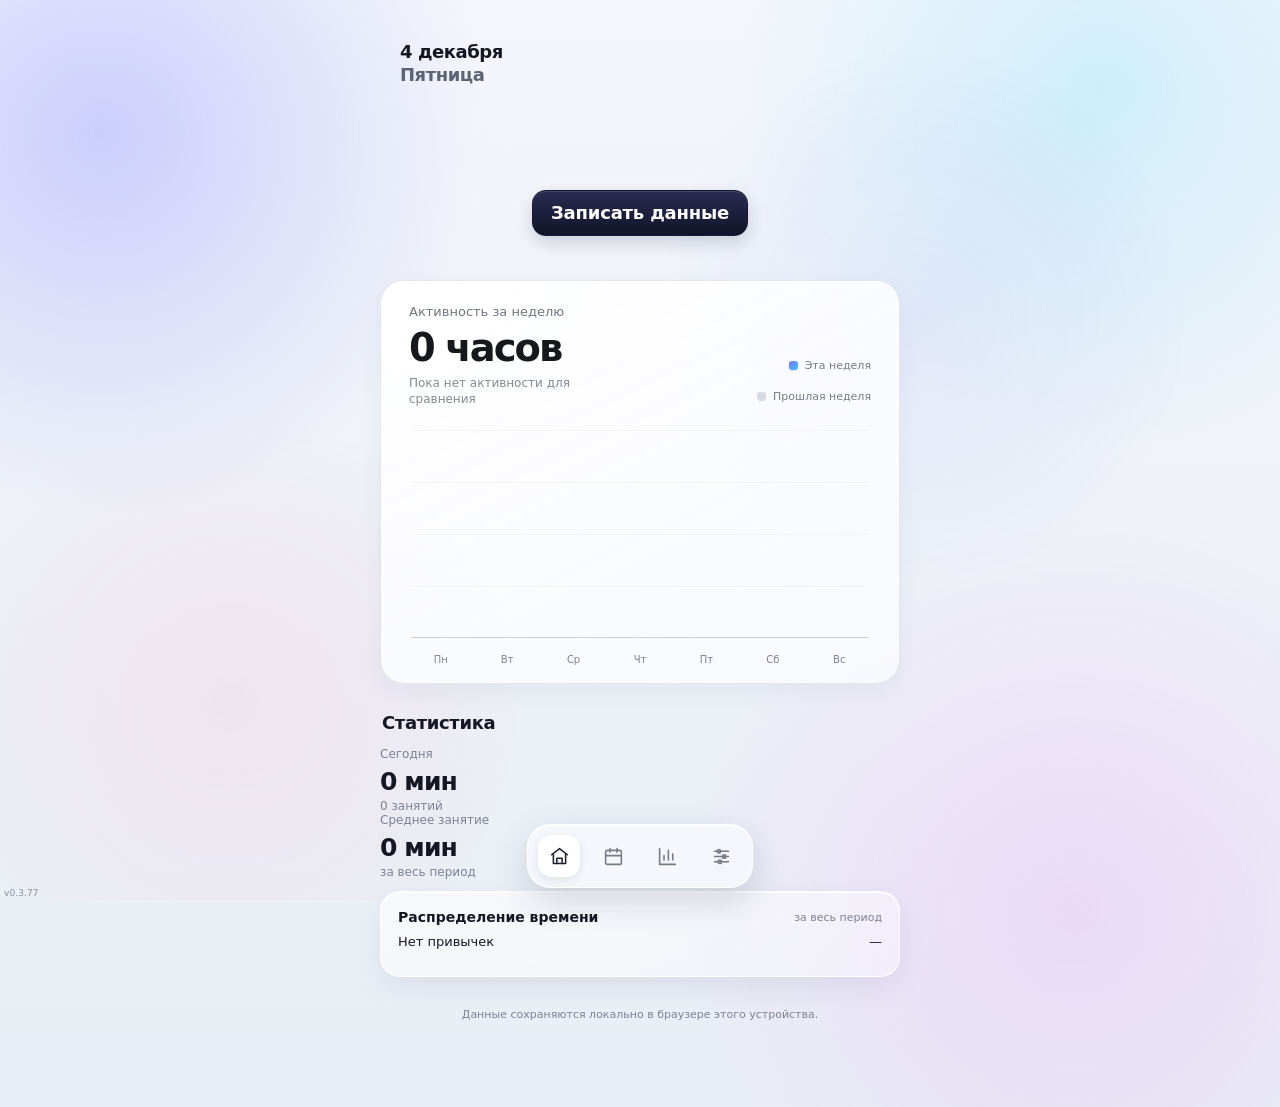
<file: index.html>
<!doctype html>
<html lang="ru">
<head>
<meta charset="utf-8">
<meta name="viewport" content="width=device-width, initial-scale=1, viewport-fit=cover">
<meta name="theme-color" content="#eef1ff">
<meta name="color-scheme" content="light">
<link rel="manifest" href="manifest.webmanifest">
<title>Habit Timesheet</title>
<link rel="stylesheet" href="css/app.css?v=0.3.77">
</head>
<body>

<div class="app-version" aria-label="Версия">v0.3.77</div>

<main class="shell">
  <header class="top">
    <div class="date-title" id="dateDay">26 сентября</div>
    <div class="date-title date-weekday" id="dateWeekday">Суббота</div>
    <button class="record-button ui-button ui-button--primary ui-button--lg" id="openSheet">Записать данные</button>
  </header>

  <section id="todayView" class="view active">
    <div class="hero">
      <div class="chart-card">
        <div class="chart-head">
          <div class="chart-metric">
            <div class="chart-eyebrow">Активность за неделю</div>
            <h2 class="chart-title" id="weekSummary">0 часов</h2>
            <div class="chart-comparison neutral" id="weekComparison" aria-live="polite">Сравнение с прошлой неделей</div>
          </div>
          <div class="chart-legend" aria-label="Сравнение по неделям">
            <span><i class="chart-legend-current"></i>Эта неделя</span>
            <span><i class="chart-legend-previous"></i>Прошлая неделя</span>
          </div>
        </div>
        <div class="chart-wrap">
          <div class="chart" id="weekChart"></div>
          <div class="chart-labels" id="chartLabels"></div>
          <div class="chart-day-hover-note" id="chartDayHoverNote"></div>
        </div>
      </div>
    </div>

    <section class="stats-section">
      <h2 class="stats-title">Статистика</h2>
      <div class="stats-grid">
        <div class="stat-card"><div class="stat-label">Сегодня</div><div class="stat-value" id="todayTotal">0 мин</div><div class="stat-note" id="todaySessions">0 занятий</div></div>
        <div class="stat-card"><div class="stat-label">Среднее занятие</div><div class="stat-value" id="avgSession">0 мин</div><div class="stat-note">за весь период</div></div>
      </div>
      <div class="breakdown">
        <div class="breakdown-head"><strong>Распределение времени</strong><span>за весь период</span></div>
        <div id="breakdownRows"></div>
      </div>
      <div class="insights" id="insights"></div>
      <div class="footer-note">Данные сохраняются локально в браузере этого устройства.</div>
    </section>
  </section>

  <section id="statsView" class="view">
    <section class="stats-section stats-reference">
      <h2 class="stats-title">Статистика</h2>

      <div class="stats-kpi-grid" aria-label="Ключевые показатели за последние 30 дней">
        <article class="stats-kpi-card">
          <div class="stats-kpi-label">Время за 30 дней</div>
          <div class="stats-kpi-value" id="kpi30Time">0 ч</div>
          <div class="stats-kpi-change" id="kpi30TimeChange">Сравнение с предыдущими 30 днями</div>
          <div class="stats-kpi-spark" id="kpi30TimeSpark" aria-hidden="true"></div>
        </article>
        <article class="stats-kpi-card">
          <div class="stats-kpi-label">Занятий за 30 дней</div>
          <div class="stats-kpi-value" id="kpi30Sessions">0</div>
          <div class="stats-kpi-change" id="kpi30SessionsChange">Сравнение с предыдущими 30 днями</div>
          <div class="stats-kpi-spark" id="kpi30SessionsSpark" aria-hidden="true"></div>
        </article>
        <article class="stats-kpi-card">
          <div class="stats-kpi-label">Среднее занятие</div>
          <div class="stats-kpi-value" id="kpi30Average">0 мин</div>
          <div class="stats-kpi-change" id="kpi30AverageChange">Сравнение с предыдущими 30 днями</div>
          <div class="stats-kpi-spark" id="kpi30AverageSpark" aria-hidden="true"></div>
        </article>
        <article class="stats-kpi-card">
          <div class="stats-kpi-label">Активных дней</div>
          <div class="stats-kpi-value" id="kpi30ActiveDays">0 / 30</div>
          <div class="stats-kpi-change" id="kpi30ActiveDaysChange">Сравнение с предыдущими 30 днями</div>
          <div class="stats-kpi-spark" id="kpi30ActiveDaysSpark" aria-hidden="true"></div>
        </article>
      </div>

      <div class="stats-charts">
        <div class="stats-chart-card">
          <div class="stats-chart-title">Динамика по неделям</div>
          <div class="stats-chart-note">Последние 8 недель</div>
          <div class="weekly-chart" id="weeklyStatsChart"></div>
          <div class="weekly-labels" id="weeklyStatsLabels"></div>
          <div class="weekly-hover-note" id="weeklyStatsHoverNote" aria-hidden="true"></div>
        </div>
        <div class="stats-chart-card">
          <div class="stats-chart-title">По типам</div>
          <div class="stats-chart-note">Распределение времени</div>
          <div class="type-donut-wrap"><div class="type-donut" id="statsTypeDonut"><div class="type-donut-total" id="statsTypeDonutTotal">0 ч</div></div></div>
          <div class="type-mini-legend" id="statsTypeMiniLegend"></div>
        </div>
      </div>
      <div class="breakdown stats-habits-card" style="margin-top:12px"><div class="breakdown-head"><strong>Распределение по привычкам</strong><span>доля от общего времени</span></div><div class="habit-stats-table-head"><span>Привычка</span><span>Время</span><span>Доля</span></div><div id="statsBreakdown"></div></div>
    </section>
  </section>

  <section id="calendarView" class="view">
    <section class="stats-section calendar-section">
      <div class="calendar-view-head">
        <div>
          <h2 class="stats-title">Календарь</h2>
          <div class="calendar-view-sub" id="calendarRangeLabel"></div>
        </div>
        <div class="calendar-view-nav">
          <button class="calendar-filter-button" id="calendarFilterButton" type="button" aria-haspopup="listbox" aria-expanded="false" aria-controls="menuPopover"><span id="calendarFilterButtonText">Все привычки</span><span class="filter-chevron" aria-hidden="true"></span></button>
          <button class="calendar-nav-btn calendar-today-btn ui-button ui-button--secondary ui-button--sm" id="calendarToday" type="button">Сегодня</button>
          <button class="calendar-nav-btn ui-button ui-button--secondary ui-button--icon" id="calendarPrevMonth" type="button" aria-label="Предыдущий месяц">‹</button>
          <button class="calendar-nav-btn ui-button ui-button--secondary ui-button--icon" id="calendarNextMonth" type="button" aria-label="Следующий месяц">›</button>
        </div>
      </div>
      <div class="month-calendar" id="monthCalendar"></div>
      <div class="calendar-hover-note" id="calendarHoverNote"></div>
    </section>
  </section>

  <section id="settingsView" class="view">
    <section class="stats-section" style="margin-top:44px">
      <div class="breakdown-head">
        <h2 class="stats-title" style="margin:0">Привычки</h2>
        <button class="secondary-action ui-button ui-button--secondary ui-button--md" id="addHabit">+ Добавить</button>
      </div>
      <div class="data-tools">
        <button class="secondary-action ui-button ui-button--secondary ui-button--md" id="exportData">Экспорт JSON</button>
        <button class="secondary-action ui-button ui-button--secondary ui-button--md" id="exportCsvData">Экспорт CSV</button>
        <button class="secondary-action ui-button ui-button--secondary ui-button--md" id="importData">Импорт из таблицы</button>
      </div>
      <div class="breakdown" style="margin-top:12px"><div id="settingsRows"></div></div>
      <div class="breakdown records-section" style="margin-top:12px">
        <div class="records-head">
          <div>
            <strong class="records-title">История записей</strong>
            <div class="records-subtitle">Новые записи сверху</div>
          </div>
          <span class="records-total" id="recordsSummary">0 записей</span>
        </div>
        <div class="records-toolbar">
          <div class="records-select-actions">
            <button class="records-action ui-button ui-button--secondary ui-button--sm" id="toggleEntrySelection" type="button">Выделить</button>
            <button class="records-action ui-button ui-button--secondary ui-button--sm" id="selectAllEntries" type="button" hidden>Все</button>
            <button class="records-action ui-button ui-button--secondary ui-button--sm" id="clearEntrySelection" type="button" hidden>Снять</button>
            <button class="records-action danger ui-button ui-button--danger ui-button--sm" id="deleteSelectedEntries" type="button" hidden>Удалить выбранные</button>
          </div>
          <div class="records-filter-wrap">
            <button class="calendar-filter-button records-habit-filter-button" id="recordsHabitFilterButton" type="button" aria-haspopup="listbox" aria-expanded="false" aria-controls="menuPopover"><span id="recordsHabitFilterButtonText">Все привычки</span><span class="filter-chevron" aria-hidden="true"></span></button>
            <span class="records-selection-count" id="recordsSelectionCount"></span>
          </div>
        </div>
        <div id="entriesRows" class="records-list"></div>
        <div class="history-foot"><span>Показаны последние записи</span><span id="historyCountLabel"></span></div>
        <button class="secondary-action load-more ui-button ui-button--secondary ui-button--md" id="showMoreEntries" hidden>Показать ещё</button>
      </div>
    </section>
  </section>
</main>

<nav class="mobile-nav dock-nav" aria-label="Основная навигация">
  <button class="mobile-tab dock-item active" type="button" data-view="today" aria-label="Сегодня" aria-current="page" title="Сегодня">
    <span class="dock-icon" aria-hidden="true"><svg viewBox="0 0 24 24" fill="none" stroke="currentColor" stroke-width="1.8" stroke-linecap="round" stroke-linejoin="round"><path d="m3 10 9-7 9 7"/><path d="M5 9v11h14V9"/><path d="M9 20v-6h6v6"/></svg></span><span class="dock-tooltip">Сегодня</span>
  </button>
  <button class="mobile-tab dock-item" type="button" data-view="calendar" aria-label="Календарь" title="Календарь">
    <span class="dock-icon" aria-hidden="true"><svg viewBox="0 0 24 24" fill="none" stroke="currentColor" stroke-width="1.8" stroke-linecap="round" stroke-linejoin="round"><rect x="3" y="5" width="18" height="16" rx="2"/><path d="M16 3v4M8 3v4M3 11h18"/></svg></span><span class="dock-tooltip">Календарь</span>
  </button>
  <button class="mobile-tab dock-item" type="button" data-view="stats" aria-label="Статистика" title="Статистика">
    <span class="dock-icon" aria-hidden="true"><svg viewBox="0 0 24 24" fill="none" stroke="currentColor" stroke-width="1.8" stroke-linecap="round" stroke-linejoin="round"><path d="M3 3v18h18"/><path d="M8 16v-5M13 16V5M18 16V9"/></svg></span><span class="dock-tooltip">Статистика</span>
  </button>
  <button class="mobile-tab dock-item" type="button" data-view="settings" aria-label="Настройки" title="Настройки">
    <span class="dock-icon" aria-hidden="true"><svg viewBox="0 0 24 24" fill="none" stroke="currentColor" stroke-width="1.8" stroke-linecap="round" stroke-linejoin="round"><path d="M4 6h16M4 12h16M4 18h16"/><circle cx="9" cy="6" r="2"/><circle cx="15" cy="12" r="2"/><circle cx="10" cy="18" r="2"/></svg></span><span class="dock-tooltip">Настройки</span>
  </button>
</nav>

<div class="menu-layer" id="menuLayer"><div class="menu-popover" id="menuPopover"></div></div>

<div class="scrim" id="sheet" hidden>
  <section class="sheet" role="dialog" aria-modal="true" aria-labelledby="sheetTitle">
    <div class="sheet-head">
      <h2 class="sheet-title" id="sheetTitle">Записать данные</h2>
      <button class="sheet-close ui-button ui-button--ghost ui-button--icon" id="closeSheet" aria-label="Закрыть">×</button>
    </div>

    <div class="form">
      <div class="quick-categories" aria-label="Популярные категории">
        <button class="quick-category" type="button" data-visible-category="sport">Спорт</button>
        <button class="quick-category" type="button" data-visible-category="accounting">Бухгалтерия</button>
        <button class="quick-category" type="button" data-visible-category="reading">Чтение</button>
        <button class="quick-category" type="button" data-visible-category="speech">Дикция и речь</button>
      </div>

      <div class="field">
        <span class="field-label">Привычка</span>
        <button class="custom-select" id="habitButton" type="button" aria-haspopup="listbox" aria-expanded="false" aria-controls="menuPopover"><span id="habitButtonText">Бухгалтерия</span><span class="chevron">⌄</span></button>
      </div>

      <div class="field" id="typeField">
        <span class="field-label">Тип записи</span>
        <button class="custom-select" id="typeButton" type="button" aria-haspopup="listbox" aria-expanded="false" aria-controls="menuPopover"><span id="typeButtonText">Активное обучение</span><span class="chevron">⌄</span></button>
      </div>

      <div class="field sport-entry-field" id="sportEntryField" hidden>
        <span class="field-label">Вид тренировки</span>
        <div class="sport-type-switch" role="group" aria-label="Вид тренировки">
          <button class="sport-type-option selected" type="button" data-sport-type="strength">Силовая</button>
          <button class="sport-type-option" type="button" data-sport-type="run">Бег</button>
        </div>
      </div>

      <label class="field">
        <span class="field-label">Минуты</span>
        <input class="field-control" id="minutes" value="30" inputmode="numeric" min="0" placeholder="Например, 45">
      </label>

      <div class="sport-run-fields" id="sportRunFields" hidden>
        <label class="field">
          <span class="field-label">Километры</span>
          <input class="field-control" id="sportKilometers" inputmode="decimal" min="0" step="0.1" placeholder="Например, 5,0">
        </label>
        <label class="field">
          <span class="field-label">Средняя скорость, км/ч</span>
          <input class="field-control" id="sportAvgSpeed" inputmode="decimal" min="0" step="0.1" placeholder="Например, 10,5">
        </label>
      </div>

      <label class="field">
        <span class="field-label">Описание</span>
        <input class="field-control text-input" id="note" maxlength="160" placeholder="Например, пассивное обучение">
      </label>

      <div class="field" id="colorField">
        <span class="field-label">Цвет</span>
        <button class="custom-select" id="colorButton" type="button" aria-haspopup="listbox" aria-expanded="false" aria-controls="menuPopover">
          <span class="color-row"><span class="color-dot" id="colorDot"></span><span id="colorButtonText">Желтый</span></span>
          <span class="chevron">⌄</span>
        </button>
      </div>

      <div class="field date-wrap">
        <span class="field-label">Дата</span>
        <button class="date-button" id="dateButton"><span id="dateButtonText">26 сентября 2026</span><span class="chevron">⌄</span></button>
        <div class="calendar" id="calendar" hidden></div>
      </div>

      <div class="sheet-actions">
        <button class="sheet-btn sheet-cancel ui-button ui-button--secondary ui-button--md" id="cancelSheet">Отмена</button>
        <button class="sheet-btn sheet-save ui-button ui-button--primary ui-button--md" id="saveEntry">Сохранить</button>
      </div>
      <div class="sheet-hint">Можно записывать любое количество минут одним занятием.</div>
    </div>
  </section>
</div>

<div class="data-transfer-scrim" id="dataTransfer" hidden>
  <section class="data-dialog" role="dialog" aria-modal="true" aria-labelledby="dataDialogTitle">
    <div class="data-dialog-head">
      <h2 class="data-dialog-title" id="dataDialogTitle">Импорт из таблицы</h2>
      <button class="data-dialog-close ui-button ui-button--ghost ui-button--icon" id="dataDialogClose" aria-label="Закрыть">×</button>
    </div>
    <div class="data-help">Скопируй сюда два столбика из Google Таблиц или другой таблицы: <b>день</b> и <b>количество минут</b>. Поддерживаются полные даты, даты без года и числовые даты Google Таблиц. Это вставка данных из таблицы, а не прямое подключение к Google Sheets. Если в первом столбце указан только номер дня, ниже выбери нужный месяц.<br><br>Пример:<br><code>26.09.2026&nbsp;&nbsp;&nbsp;&nbsp;45</code><br><code>27.09.2026&nbsp;&nbsp;&nbsp;&nbsp;60</code></div>
    <div class="field">
      <span class="field-label">Привязать импорт к привычке</span>
      <button class="custom-select" id="importHabitButton" type="button" aria-haspopup="listbox" aria-expanded="false" aria-controls="menuPopover"><span id="importHabitButtonText">Выбрать привычку</span><span class="chevron">⌄</span></button>
      <select class="sr-only" id="importHabit" aria-hidden="true" tabindex="-1"></select>
    </div>
    <label class="field" style="margin-top:12px"><span class="field-label">Месяц для строк только с номером дня</span><input class="data-select" id="importMonth" type="month"></label>
    <label class="field" style="margin-top:12px"><span class="field-label">Данные из таблицы</span><textarea class="import-area" id="importText" placeholder="26.09.2026&#9;45&#10;27.09.2026&#9;60"></textarea></label>
    <div class="data-dialog-actions">
      <button class="secondary-action ui-button ui-button--secondary ui-button--md" id="dataDialogCancel">Отмена</button>
      <button class="secondary-action ui-button ui-button--primary ui-button--md" id="dataImportConfirm">Импортировать</button>
    </div>
  </section>
</div>

<script src="js/storage.js?v=0.3.77"></script>
<script src="js/calendar.js?v=0.3.77"></script>
<script src="js/statistics.js?v=0.3.77"></script>
<script src="js/app.js?v=0.3.77"></script>
</body>
</html>
</file>
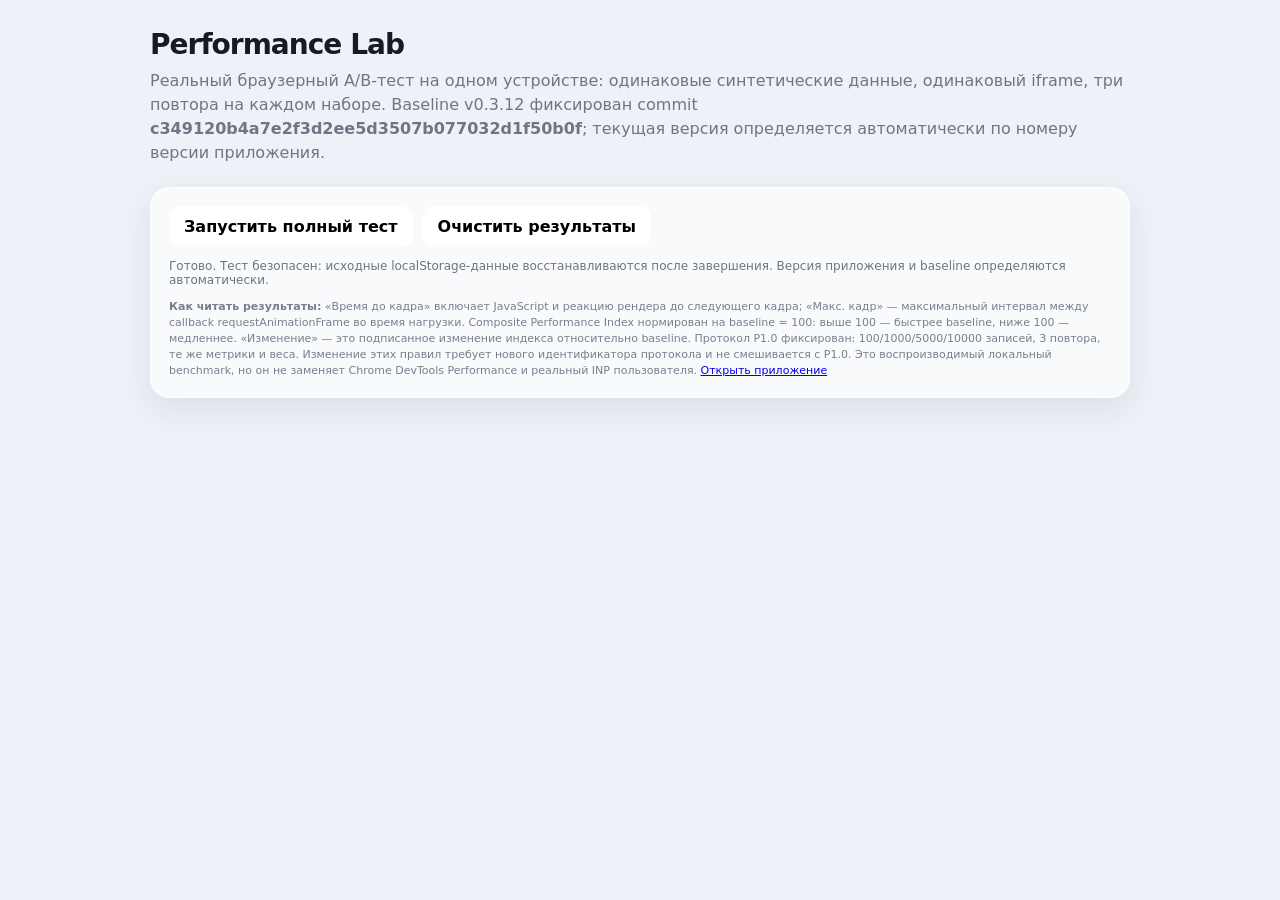
<file: performance.html>
<!doctype html>
<html lang="ru">
<head>
<meta charset="utf-8">
<meta name="viewport" content="width=device-width, initial-scale=1">
<meta name="theme-color" content="#eef1ff">
<title>Habit Timesheet — Performance Lab v1.1</title>
<style>
:root{font-family:-apple-system,BlinkMacSystemFont,"SF Pro Text","Segoe UI",system-ui,sans-serif;color:#171925;background:#eef1f7}
*{box-sizing:border-box}
body{margin:0;padding:28px 18px 56px}
main{width:min(980px,100%);margin:0 auto}
h1{margin:0;font-size:28px;letter-spacing:-.035em}
.lead{margin:8px 0 22px;color:#707585;line-height:1.5}
.card{padding:18px;border:1px solid rgba(255,255,255,.9);border-radius:20px;background:rgba(255,255,255,.65);box-shadow:0 12px 35px rgba(37,43,77,.09)}
.row{display:flex;gap:10px;align-items:center;flex-wrap:wrap}
button{border:1px solid rgba(255,255,255,.9);background:#fff;border-radius:11px;padding:10px 14px;font:inherit;font-weight:600;cursor:pointer}
button:disabled{opacity:.45;cursor:wait}
#status{margin-top:12px;font-size:12px;color:#6f7483;min-height:18px}
table{width:100%;border-collapse:collapse;margin-top:16px;font-size:13px}
th,td{text-align:left;padding:10px 8px;border-bottom:1px solid rgba(30,34,50,.08)}
th{font-size:11px;color:#757a89;font-weight:600}
.good{font-weight:600}
.history-title{margin:24px 0 8px;font-size:17px;font-weight:650}
.history-sub{font-size:11px;color:#74798a;line-height:1.45}
.trend-card{margin-top:16px}
.trend-value{font-size:28px;font-weight:700;letter-spacing:-.03em}
.history-table{font-variant-numeric:tabular-nums}
.note{margin-top:12px;font-size:11px;line-height:1.45;color:#797e8c}
.metric{font-variant-numeric:tabular-nums}
.hidden-frame{position:fixed;right:10px;bottom:10px;width:260px;height:150px;border:1px solid rgba(30,34,50,.08);opacity:.015;pointer-events:none;background:#fff}
@media(max-width:700px){table{font-size:12px}th,td{padding:8px 4px}}
</style>
</head>
<body>
<main>
  <h1>Performance Lab</h1>
  <p class="lead">Реальный браузерный A/B-тест на одном устройстве: одинаковые синтетические данные, одинаковый iframe, три повтора на каждом наборе. Baseline v0.3.12 фиксирован commit <b>c349120b4a7e2f3d2ee5d3507b077032d1f50b0f</b>; текущая версия определяется автоматически по номеру версии приложения.</p>

  <section class="card">
    <div class="row">
      <button id="run" type="button">Запустить полный тест</button>
      <button id="clear" type="button">Очистить результаты</button>
    </div>
    <div id="status">Готово. Тест безопасен: исходные localStorage-данные восстанавливаются после завершения. Версия приложения и baseline определяются автоматически.</div>
    <div id="results"></div>
    <div id="history"></div>
    <div class="note"><b>Как читать результаты:</b> «Время до кадра» включает JavaScript и реакцию рендера до следующего кадра; «Макс. кадр» — максимальный интервал между callback requestAnimationFrame во время нагрузки. Composite Performance Index нормирован на baseline = 100: выше 100 — быстрее baseline, ниже 100 — медленнее. «Изменение» — это подписанное изменение индекса относительно baseline. Протокол P1.0 фиксирован: 100/1000/5000/10000 записей, 3 повтора, те же метрики и веса. Изменение этих правил требует нового идентификатора протокола и не смешивается с P1.0. Это воспроизводимый локальный benchmark, но он не заменяет Chrome DevTools Performance и реальный INP пользователя. <a href="../" target="_blank" rel="noreferrer">Открыть приложение</a></div>
  </section>
</main>
<iframe id="runner" class="hidden-frame" title="performance runner"></iframe>

<script>
(function(){
  'use strict';

  var PROTOCOL_ID='P1.0';
  var BASELINE_COMMIT='c349120b4a7e2f3d2ee5d3507b077032d1f50b0f';
  var BASELINE_FULL=BASELINE_COMMIT;
  var CURRENT_URL='index.html';
  var BASELINE_URL='https://raw.githubusercontent.com/romanmatusewich/habit-timesheet/c349120b4a7e2f3d2ee5d3507b077032d1f50b0f/index.html';
  var DATA_SIZES=[100,1000,5000,10000];
  var REPEATS=3;
  var COMPOSITE_WEIGHTS={load:0.25,menu:0.10,stats:0.20,settings:0.15,save:0.20,p50Frame:0.10};
  var HISTORY_KEY='habit-timesheet-performance-history-P1';
  var HABITS=[
    {id:'accounting',name:'Бухгалтерия',goal:60},
    {id:'speech',name:'Дикция и речь',goal:30},
    {id:'reading',name:'Чтение',goal:30},
    {id:'sport',name:'Спорт',goal:45}
  ];
  var TYPES=['active','passive','sport','work','creative','reading','other'];
  var COLORS=['yellow','blue','green','purple','pink'];
  var runner=document.getElementById('runner');
  var statusEl=document.getElementById('status');
  var resultsEl=document.getElementById('results');
  var runButton=document.getElementById('run');
  var clearButton=document.getElementById('clear');

  function sleep(ms){return new Promise(function(resolve){setTimeout(resolve,ms)})}

  function setStatus(text){statusEl.textContent=text}

  function makeData(size){
    var entries=new Array(size);
    var start=new Date();
    start.setDate(start.getDate()-28);
    for(var i=0;i<size;i++){
      var d=new Date(start);
      d.setDate(start.getDate()+(i%28));
      var iso=new Date(d.getTime()-d.getTimezoneOffset()*60000).toISOString().slice(0,10);
      entries[i]={
        id:'perf-'+i,
        habitId:HABITS[i%HABITS.length].id,
        date:iso,
        minutes:10+(i%120),
        note:i%9===0?'Тестовая запись '+i:'',
        type:TYPES[i%TYPES.length],
        color:COLORS[i%COLORS.length]
      };
    }
    return {habits:HABITS.map(function(h){return {id:h.id,name:h.name,goal:h.goal}}),entries:entries}
  }

  function json(v){return JSON.stringify(v)}

  async function seedPerfDB(data,dbSuffix){
    return new Promise(function(resolve,reject){
      var open=indexedDB.open('habit-timesheet-db'+dbSuffix,1);
      open.onupgradeneeded=function(e){
        var db=e.target.result;
        if(!db.objectStoreNames.contains('habits'))db.createObjectStore('habits',{keyPath:'id'});
        if(!db.objectStoreNames.contains('entries'))db.createObjectStore('entries',{keyPath:'id'});
        if(!db.objectStoreNames.contains('meta'))db.createObjectStore('meta',{keyPath:'key'});
      };
      open.onerror=function(){reject(open.error||new Error('IndexedDB open failed'))};
      open.onsuccess=function(){
        var db=open.result;
        var tx=db.transaction(['habits','entries','meta'],'readwrite');
        var hs=tx.objectStore('habits'),es=tx.objectStore('entries'),ms=tx.objectStore('meta');
        hs.clear();es.clear();
        for(var i=0;i<data.habits.length;i++)hs.put(data.habits[i]);
        for(var j=0;j<data.entries.length;j++)es.put(data.entries[j]);
        ms.put({key:'migrated',value:true});
        tx.oncomplete=function(){db.close();resolve()};
        tx.onerror=function(){reject(tx.error||new Error('IndexedDB seed failed'))};
      };
    })
  }

  function clearPerfDB(dbSuffix){
    return new Promise(function(resolve){
      try{
        var request=indexedDB.deleteDatabase('habit-timesheet-db'+dbSuffix);
        request.onsuccess=request.onerror=request.onblocked=function(){resolve()};
      }catch(e){resolve()}
    })
  }

  var benchRunId=0;
  var BASELINE_LABEL='baseline';
  var CURRENT_LABEL='current';

  function nextFrame(win,count){
    count=count||1;
    return new Promise(function(resolve){
      var remaining=count;
      function tick(){
        remaining--;
        if(remaining<=0){resolve();return}
        win.requestAnimationFrame(tick);
      }
      win.requestAnimationFrame(tick);
    });
  }

  function waitForReady(win,timeoutMs){
    timeoutMs=timeoutMs||5000;
    var started=performance.now();
    return new Promise(function(resolve){
      var timer=setInterval(function(){
        try{
          if(win.__APP_READY===true){
            clearInterval(timer);
            resolve(performance.now()-started);
          }
        }catch(e){}
      },5);
      setTimeout(function(){
        clearInterval(timer);
        resolve(performance.now()-started);
      },timeoutMs);
    });
  }

  function waitLoad(srcdoc,useCurrent,dbSuffix){
    return new Promise(function(resolve,reject){
      var t0=performance.now(),done=false;
      var timeout=setTimeout(function(){
        if(done)return;
        done=true;
        reject(new Error('iframe timeout while loading '+(useCurrent?'current':'baseline')));
      },20000);

      function fail(message){
        if(done)return;
        done=true;
        clearTimeout(timeout);
        reject(new Error(message));
      }

      runner.onload=function(){
        if(done)return;
        Promise.resolve().then(async function(){
          var win=runner.contentWindow;
          if(useCurrent)await waitForReady(win,6000);
        }).then(function(){
          if(done)return;
          done=true;
          clearTimeout(timeout);
          resolve(performance.now()-t0);
        }).catch(function(error){
          fail('iframe runtime error: '+(error&&error.message?error.message:String(error)));
        });
      };
      runner.onerror=function(){fail('iframe load error')};
      runner.removeAttribute('src');
      runner.removeAttribute('srcdoc');

      var source=srcdoc;
      var opening=String.fromCharCode(60)+'script>\n(function(){';
      var injectedOpen='<scr'+'ipt>\n';
      if(useCurrent){
        source=source.replace(opening,injectedOpen+'window.__PERF_MODE=true;window.__PERF_DB_SUFFIX='+JSON.stringify(dbSuffix)+';\n(function(){');
      }else{
        source=source.replace(opening,injectedOpen+'window.__APP_READY=true;\n(function(){');
      }
      runner.srcdoc=source;
    });
  }

  async function measurePaint(win,action){
    await nextFrame(win,2);
    var start=performance.now();
    action();
    var sync=performance.now()-start;
    await nextFrame(win,2);
    return {sync:sync,paint:performance.now()-start};
  }

  async function stressFrames(win){
    var doc=win.document;
    var navs=[
      doc.querySelector('[data-view="today"]'),
      doc.querySelector('[data-view="stats"]'),
      doc.querySelector('[data-view="settings"]')
    ].filter(Boolean);
    if(!navs.length)return {max:0,p50:0,longFrames:0,samples:0};

    var frameTimes=[],running=true,last=null;
    function frame(now){
      if(last!==null)frameTimes.push(now-last);
      last=now;
      if(running)win.requestAnimationFrame(frame);
    }
    win.requestAnimationFrame(frame);

    for(var wave=0;wave<8;wave++){
      for(var i=0;i<navs.length;i++)navs[i].click();
      await new Promise(function(resolve){setTimeout(resolve,5)});
    }
    await new Promise(function(resolve){setTimeout(resolve,100)});
    running=false;

    if(frameTimes.length<2)return {max:0,p50:0,longFrames:0,samples:frameTimes.length};
    var values=frameTimes.slice(1).sort(function(a,b){return a-b});
    return {
      max:values[values.length-1],
      p50:values[Math.floor(values.length*0.5)],
      longFrames:values.filter(function(v){return v>50}).length,
      samples:values.length
    };
  }

  function median(values){
    var a=values.slice().sort(function(x,y){return x-y});
    if(!a.length)return 0;
    var mid=Math.floor(a.length/2);
    return a.length%2?a[mid]:(a[mid-1]+a[mid])/2;
  }

  async function testVersion(label,html,data,useCurrent){
    var backupHabits=localStorage.getItem('habit-timesheet-habits');
    var backupEntries=localStorage.getItem('habit-timesheet-entries');
    localStorage.setItem('habit-timesheet-habits',json(data.habits));
    localStorage.setItem('habit-timesheet-entries',json(data.entries));

    benchRunId++;
    var dbSuffix='-run'+benchRunId+'-'+(useCurrent?'current':'baseline');
    try{
      if(useCurrent)await seedPerfDB(data,dbSuffix);
      var loadMs=await waitLoad(html,useCurrent,dbSuffix);
      var win=runner.contentWindow,doc=runner.contentDocument;
      await nextFrame(win,2);

      var open=await measurePaint(win,function(){doc.getElementById('openSheet').click()});
      var menu=await measurePaint(win,function(){doc.getElementById('habitButton').click()});
      var stats=await measurePaint(win,function(){doc.querySelector('[data-view="stats"]').click()});
      var settings=await measurePaint(win,function(){doc.querySelector('[data-view="settings"]').click()});

      var close=doc.getElementById('closeSheet');
      if(close)close.click();
      doc.getElementById('openSheet').click();
      var minutes=doc.getElementById('minutes');
      if(minutes)minutes.value='17';
      var note=doc.getElementById('note');
      if(note)note.value='performance';

      var save=await measurePaint(win,function(){doc.getElementById('saveEntry').click()});
      var frames=await stressFrames(win);

      return {
        version:label,size:data.entries.length,load:loadMs,
        menu:menu.paint,stats:stats.paint,settings:settings.paint,save:save.paint,
        maxFrame:frames.max,p50Frame:frames.p50,longFrames:frames.longFrames
      };
    }finally{
      try{runner.src='about:blank';runner.srcdoc='';}catch(e){}
      await sleep(30);
      if(useCurrent)await clearPerfDB(dbSuffix);
      localStorage.removeItem('habit-timesheet-habits');
      localStorage.removeItem('habit-timesheet-entries');
      if(backupHabits!==null)localStorage.setItem('habit-timesheet-habits',backupHabits);
      if(backupEntries!==null)localStorage.setItem('habit-timesheet-entries',backupEntries);
      else localStorage.removeItem('habit-timesheet-entries');
    }
  }

  async function testRepeated(label,html,data,useCurrent){
    var runs=[];
    for(var i=0;i<REPEATS;i++){
      setStatus(label+' · '+data.entries.length+' записей · повтор '+(i+1)+'/3…');
      runs.push(await testVersion(label,html,data,useCurrent));
    }
    return {
      version:label,size:data.entries.length,
      load:median(runs.map(function(x){return x.load})),
      menu:median(runs.map(function(x){return x.menu})),
      stats:median(runs.map(function(x){return x.stats})),
      settings:median(runs.map(function(x){return x.settings})),
      save:median(runs.map(function(x){return x.save})),
      maxFrame:median(runs.map(function(x){return x.maxFrame})),
      p50Frame:median(runs.map(function(x){return x.p50Frame})),
      longFrames:median(runs.map(function(x){return x.longFrames}))
    };
  }

  function avg(rows,key,version){
    var a=rows.filter(function(r){return r.version===version}).map(function(r){return r[key]});
    if(!a.length)return 0;
    return a.reduce(function(x,y){return x+y},0)/a.length;
  }

  function relativeScore(before,after){
    if(!before||!after)return 100;
    return (before/after)*100;
  }

  function computeComposite(rows){
    var product=1,totalWeight=0;
    Object.keys(COMPOSITE_WEIGHTS).forEach(function(key){
      var weight=COMPOSITE_WEIGHTS[key];
      var before=avg(rows,key,BASELINE_LABEL);
      var after=avg(rows,key,CURRENT_LABEL);
      if(before>0&&after>0){
        product*=Math.pow(before/after,weight);
        totalWeight+=weight;
      }
    });
    var score=totalWeight?Math.pow(product,1/totalWeight)*100:100;
    score=Math.round(score*10)/10;
    return {score:score,change:Math.round((score-100)*10)/10};
  }

  function changeText(value){
    if(value===null||!isFinite(value))return '—';
    return (value>0?'+':'')+value.toFixed(1)+'%';
  }

  function renderResults(rows){
    var composite=computeComposite(rows);
    var direction=composite.change>0?'улучшение':composite.change<0?'ухудшение':'без изменения';
    var html='<div class="card" style="margin-top:16px"><strong>Composite Performance Index</strong><div style="font-size:34px;margin-top:6px;font-weight:700">'+composite.score.toFixed(1)+'</div><div style="margin-top:4px;color:#707585">Baseline '+BASELINE_LABEL+' = 100.0 · '+direction+': '+changeText(composite.change)+'</div><div class="history-sub" style="margin-top:6px">Протокол '+PROTOCOL_ID+' · веса, наборы и повторы фиксированы</div></div>';

    html+='<table><thead><tr><th>Набор</th><th>Версия</th><th>Start → ready</th><th>Меню → кадр</th><th>Статистика → кадр</th><th>Настройки → кадр</th><th>Сохранение → кадр</th><th>p50 кадра</th><th>Макс. кадр</th><th>Long &gt;50ms</th></tr></thead><tbody>';
    rows.forEach(function(r){
      html+='<tr><td class="metric">'+r.size+'</td><td>'+r.version+'</td>'+
        '<td class="metric">'+r.load.toFixed(2)+' ms</td>'+
        '<td class="metric">'+r.menu.toFixed(2)+' ms</td>'+
        '<td class="metric">'+r.stats.toFixed(2)+' ms</td>'+
        '<td class="metric">'+r.settings.toFixed(2)+' ms</td>'+
        '<td class="metric">'+r.save.toFixed(2)+' ms</td>'+
        '<td class="metric">'+r.p50Frame.toFixed(2)+' ms</td>'+
        '<td class="metric">'+r.maxFrame.toFixed(2)+' ms</td>'+
        '<td class="metric">'+r.longFrames+'</td></tr>';
    });
    html+='</tbody></table>';

    html+='<table><thead><tr><th>Метрика</th><th>Среднее '+BASELINE_LABEL+'</th><th>Среднее '+CURRENT_LABEL+'</th><th>Изменение времени</th><th>Индекс</th></tr></thead><tbody>';
    ['load','menu','stats','settings','save','p50Frame'].forEach(function(key){
      var before=avg(rows,key,BASELINE_LABEL),after=avg(rows,key,CURRENT_LABEL);
      var timeChange=before?((after-before)/before)*100:null;
      html+='<tr><td>'+key+'</td><td class="metric">'+before.toFixed(2)+' ms</td><td class="metric">'+after.toFixed(2)+' ms</td><td class="metric">'+changeText(timeChange)+'</td><td class="metric">'+relativeScore(before,after).toFixed(1)+'</td></tr>';
    });
    html+='</tbody></table>';

    html+='<div class="card" style="margin-top:16px"><strong>Методика</strong><div class="note" style="margin-top:8px">Это сравнительный браузерный benchmark на текущем устройстве. Обе версии запускаются в одинаковом iframe и получают одинаковые синтетические данные. Протокол P1.0 фиксирует 100/1000/5000/10000 записей, 3 повтора, одинаковые метрики и веса; если критерии меняются, это должен быть новый протокол и новый ряд. HTML baseline и current подгружаются перед серией, поэтому сетевое скачивание не входит в Start → ready. Для текущей версии ожидание включает IndexedDB initialization. «→ кадр» измеряется через performance.now() + несколько requestAnimationFrame. Long &gt;50ms показывает количество кадров с интервалом более 50 мс. Это не реальный пользовательский INP и не заменяет Chrome DevTools Performance.</div></div>';


    resultsEl.innerHTML=html;
    recordCurrentHistory(composite.score,{
      load:avg(rows,'load',CURRENT_LABEL),
      save:avg(rows,'save',CURRENT_LABEL),
      p50Frame:avg(rows,'p50Frame',CURRENT_LABEL),
      menu:avg(rows,'menu',CURRENT_LABEL),
      stats:avg(rows,'stats',CURRENT_LABEL),
      settings:avg(rows,'settings',CURRENT_LABEL)
    });
    renderHistory();
  }

  function loadHistory(){
    try{
      var raw=localStorage.getItem(HISTORY_KEY);
      return raw?JSON.parse(raw):[];
    }catch(e){return []}
  }

  function saveHistory(history){
    try{
      localStorage.setItem(HISTORY_KEY,JSON.stringify(history));
    }catch(e){}
  }

  function median(values){
    var a=values.slice().sort(function(x,y){return x-y});
    if(!a.length)return 0;
    var mid=Math.floor(a.length/2);
    return a.length%2?a[mid]:(a[mid-1]+a[mid])/2;
  }

  function versionKey(version){
    var p=String(version||'v0.0.0').replace(/^v/,'').split('.').map(function(x){return parseInt(x,10)||0});
    return p[0]*1000000+p[1]*1000+p[2];
  }

  function validHistoryGroups(){
    var raw=loadHistory().filter(function(x){
      return x.protocol===PROTOCOL_ID&&x.version&&isFinite(Number(x.score));
    });
    var groups={};
    raw.forEach(function(x){
      if(!groups[x.version])groups[x.version]=[];
      groups[x.version].push(x);
    });
    return Object.keys(groups).sort(function(a,b){return versionKey(a)-versionKey(b)}).map(function(version){
      var items=groups[version];
      return {
        version:version,
        score:median(items.map(function(x){return Number(x.score)})),
        runs:items.length,
        last:items[items.length-1]
      };
    });
  }

  function ensureBaselineHistory(){
    var history=loadHistory();
    if(history.some(function(x){return x.protocol===PROTOCOL_ID}))return;
    history.push({
      protocol:PROTOCOL_ID,
      version:'v0.3.12',
      score:100,
      change:0,
      recordedAt:'2026-09-26T18:00:00.000Z',
      source:'fixed-baseline'
    });
    saveHistory(history);
  }

  function recordCurrentHistory(score,metrics){
    ensureBaselineHistory();
    var history=loadHistory();
    history.push({
      protocol:PROTOCOL_ID,
      version:CURRENT_LABEL,
      score:Math.round(score*10)/10,
      change:Math.round((score-100)*10)/10,
      recordedAt:new Date().toISOString(),
      metrics:metrics
    });
    saveHistory(history);
  }

  function renderHistory(){
    ensureBaselineHistory();
    var rows=validHistoryGroups();
    var last=rows.length?rows[rows.length-1]:null;
    var prev=rows.length>1?rows[rows.length-2]:null;
    var trend='Недостаточно данных';
    var step='—';
    if(last&&prev){
      var delta=last.score-prev.score;
      step=(delta>0?'+':'')+delta.toFixed(1)+' пунктов';
      trend=(delta>0?'+':'')+((last.score-rows[0].score)/(rows.length-1)).toFixed(1)+' пункта/версию';
    }

    var html='<div class="card trend-card"><strong>Тенденция серии · '+PROTOCOL_ID+'</strong><div class="trend-value">'+trend+'</div><div class="history-sub">Последний шаг: '+step+' · валидных версий: '+rows.length+' · baseline v0.3.12 = 100.0</div></div>';
    html+='<div class="history-title">История версий</div><div class="history-sub">Результаты не заменяются. Повторные полные тесты одной версии сохраняются, а индекс версии в таблице — их медиана.</div>';
    html+='<table class="history-table"><thead><tr><th>Версия</th><th>Индекс</th><th>К baseline</th><th>load</th><th>save</th><th>p50 кадра</th><th>Тестов</th><th>Последний запуск</th></tr></thead><tbody>';

    rows.forEach(function(r){
      var change=r.score-100;
      var m=r.last&&r.last.metrics||{};
      var stamp=r.last&&r.last.recordedAt?String(r.last.recordedAt).replace('T',' ').slice(0,16):'—';
      html+='<tr><td>'+r.version+'</td><td>'+r.score.toFixed(1)+'</td><td>'+(change>0?'+':'')+change.toFixed(1)+'%</td><td>'+((Number(m.load)||0).toFixed(2))+' ms</td><td>'+((Number(m.save)||0).toFixed(2))+' ms</td><td>'+((Number(m.p50Frame)||0).toFixed(2))+' ms</td><td>'+r.runs+'</td><td>'+stamp+'</td></tr>';
    });

    html+='</tbody></table>';
    html+='<div class="history-title">Архив измерений, которые не входят в тренд P1.0</div>';
    html+='<div class="history-sub legacy">Эти числа не смешиваются с новой историей. Они сохранены только для прозрачности.</div>';
    html+='<table class="history-table"><thead><tr><th>Версия</th><th>Старый индекс</th><th>Статус</th><th>Причина исключения</th></tr></thead><tbody>';
    html+='<tr><td>v0.3.11</td><td>—</td><td>нет валидного результата</td><td>старый harness</td></tr>';
    html+='<tr><td>v0.3.12 → v0.3.13</td><td>88.7</td><td>не сравнимо</td><td>IndexedDB подготавливалась в другой тестовой базе</td></tr>';
    html+='</tbody></table>';
    historyEl.innerHTML=html;
  }

  async function loadBaselineHTML(){
    var response=await fetch(BASELINE_URL,{cache:'no-store'});
    if(!response.ok)throw new Error('Не удалось получить baseline: HTTP '+response.status);
    return await response.text();
  }

  function detectVersion(html,fallback){
    var match=html.match(/class="app-version"[^>]*>(v[0-9.]+)</);
    return match?match[1]:fallback;
  }

  async function run(){
    runButton.disabled=true;
    clearButton.disabled=true;
    resultsEl.innerHTML='';
    var rows=[];
    try{
      setStatus('Получаю версии для сравнения…');
      var baselineHTML=await loadBaselineHTML();
      var currentResponse=await fetch('index.html?perf=1&bench=1',{cache:'no-store'});
      if(!currentResponse.ok)throw new Error('Не удалось получить текущую версию: HTTP '+currentResponse.status);
      var currentHTML=await currentResponse.text();

      BASELINE_LABEL=detectVersion(baselineHTML,'v0.3.11');
      CURRENT_LABEL=detectVersion(currentHTML,'v0.3.13');

      for(var i=0;i<DATA_SIZES.length;i++){
        var size=DATA_SIZES[i];
        var data=makeData(size);
        rows.push(await testRepeated(BASELINE_LABEL,baselineHTML,data,false));
        rows.push(await testRepeated(CURRENT_LABEL,currentHTML,data,true));
      }

      renderResults(rows);
      setStatus('Готово. '+CURRENT_LABEL+' сравнена с baseline '+BASELINE_LABEL+'.');
    }catch(e){
      setStatus('Ошибка: '+(e&&e.message?e.message:String(e)));
    }finally{
      runButton.disabled=false;
      clearButton.disabled=false;
    }
  }

  runButton.onclick=run;
  clearButton.onclick=function(){resultsEl.innerHTML='';renderHistory();setStatus('Текущий результат очищен. История версий сохранена.')};
  renderHistory();
})();
</script>
</body>
</html>
</file>
<file: css/app.css>
:root{
  --bg:#edf1f7;
  --ink:#151722;
  --muted:#7d8190;
  --glass:rgba(255,255,255,.56);
  --glass-strong:rgba(255,255,255,.72);
  --glass-border:rgba(255,255,255,.76);
  --line:rgba(24,28,42,.10);
  --blue:#5a61ff;
  --blue-deep:#3e45d8;
  --cyan:#46c9ff;
  --violet:#8b72ff;
  --pink:#ff6aa6;
  --green:#45c986;
  --gold:#e3be47;
  --shadow:0 22px 60px rgba(37,43,77,.12);
  --shadow-soft:0 10px 28px rgba(36,42,71,.08);
}
*{box-sizing:border-box}
html,body{
  margin:0;
  min-width:320px;
  min-height:100%;
  color:var(--ink);
  background:
    radial-gradient(circle at 8% 12%, rgba(91,98,255,.26), transparent 25%),
    radial-gradient(circle at 86% 8%, rgba(77,213,255,.22), transparent 24%),
    radial-gradient(circle at 84% 82%, rgba(224,103,255,.15), transparent 28%),
    linear-gradient(180deg,#f4f6fb 0%,#e9edf5 100%);
  font-family:"Segoe UI Variable","Segoe UI",Inter,ui-sans-serif,system-ui,-apple-system,BlinkMacSystemFont,sans-serif;
  font-weight:400;
  -webkit-font-smoothing:antialiased;
}
body{min-height:100vh;overflow-x:hidden}
 .chart-card{contain:layout paint}
.stats-section{contain:layout}
@media (hover:none){
  .record-button:hover,.bar:hover,.quick:hover,.option:hover,.cal-day:hover{transform:none}
}
body::before{
  content:"";
  position:fixed;
  inset:0;
  pointer-events:none;
  background:
    radial-gradient(circle at 18% 78%, rgba(255,110,169,.10), transparent 24%),
    radial-gradient(circle at 72% 35%, rgba(83,106,255,.08), transparent 26%);
  opacity:.9;
}
button,input{font:inherit}
button{cursor:pointer;-webkit-tap-highlight-color:transparent}
[hidden]{display:none!important}

.app-version{
  position:fixed;
  left:0;
  bottom:0;
  z-index:60;
  padding:2px 4px;
  font-size:9px;
  line-height:1;
  font-weight:500;
  letter-spacing:.01em;
  color:rgba(70,74,88,.58);
  pointer-events:none;
  user-select:none
}

.shell{
  width:min(520px,calc(100vw - 28px));
  min-height:100vh;
  margin:0 auto;
  padding:0 0 84px;
  position:relative;
}
.top{
  padding:42px 20px 0;
  position:relative;
  z-index:1
}
.date-title{
  font-size:18px;
  line-height:1.16;
  font-weight:550;
  letter-spacing:-.025em
}
.date-weekday{margin-top:2px;color:#5f6270}

.record-button{
  display:block;
  margin:104px auto 0;
  min-width:172px;
  border:1px solid rgba(255,255,255,.84);
  border-radius:16px;
  padding:11px 18px;
  background:linear-gradient(180deg,rgba(255,255,255,.66),rgba(255,255,255,.42));
  color:#646876;
  font-size:18px;
  font-weight:500;
  letter-spacing:-.02em;
  box-shadow:inset 0 1px 0 rgba(255,255,255,.95),0 8px 24px rgba(53,61,105,.10);

  transition:transform .14s ease, color .14s ease
}
 .record-button:active{transform:scale(.985)}

#todayView .hero{width:100%;max-width:100%;margin:44px 0 0;position:relative;left:auto;transform:none;box-sizing:border-box}
.chart-card{position:relative;overflow:hidden;width:100%;box-sizing:border-box;border-radius:24px;padding:23px 26px 18px;background:linear-gradient(155deg,rgba(255,255,255,.92),rgba(250,251,254,.84));border:1px solid rgba(36,40,54,.10);box-shadow:0 8px 24px rgba(38,47,87,.055),inset 0 1px 0 rgba(255,255,255,.98)}
.chart-card::before{content:"";position:absolute;inset:0;pointer-events:none;background:radial-gradient(circle at 9% 0%,rgba(255,255,255,.72),transparent 32%)}
.chart-card>*{position:relative;z-index:1}
.chart-head{display:flex;justify-content:space-between;align-items:flex-end;gap:18px;margin:0 2px 20px}
.chart-metric{min-width:0}
.chart-eyebrow{font-size:13px;line-height:1.3;color:#717681;font-weight:500}
.chart-title{margin:7px 0 0;font-size:clamp(30px,3vw,40px);line-height:1.02;font-weight:650;letter-spacing:-.05em;color:#17181b;font-variant-numeric:tabular-nums}
.chart-comparison{margin-top:8px;font-size:12px;line-height:1.35;color:#838791}
.chart-comparison.positive{color:#18883e}.chart-comparison.negative{color:#777b84}.chart-comparison.neutral{color:#858992}
.chart-legend{display:flex;align-items:center;justify-content:flex-end;gap:18px;flex-wrap:wrap;padding-bottom:4px;color:#777b84;font-size:11px}
.chart-legend span{display:inline-flex;align-items:center;gap:7px;white-space:nowrap}
.chart-legend i{display:inline-block;width:9px;height:9px;border-radius:3px}
.chart-legend-current{background:linear-gradient(135deg,#747aff,#45bff2);box-shadow:0 1px 3px rgba(76,83,230,.16)}
.chart-legend-previous{background:#d8dae2}
.chart-wrap{height:238px;position:relative}
.chart{position:absolute;left:4px;right:4px;top:3px;bottom:27px;display:flex;align-items:flex-end;justify-content:space-between;gap:clamp(4px,1.1vw,12px);background:repeating-linear-gradient(to top,transparent 0,transparent calc(25% - 1px),rgba(38,42,57,.045) calc(25% - 1px),rgba(38,42,57,.045) 25%)}
.chart::after{content:"";position:absolute;left:0;right:0;bottom:0;height:1px;background:rgba(38,42,57,.20)}
.day{height:100%;flex:1;min-width:0;display:flex;align-items:flex-end;justify-content:center;position:relative}
.day-bars{height:100%;width:100%;display:flex;align-items:flex-end;justify-content:center;gap:clamp(2px,.45vw,6px)}
.bar{display:block;flex:0 1 14px;width:clamp(8px,2.7vw,14px);min-width:0;min-height:0;border-radius:6px 6px 2px 2px;background:linear-gradient(180deg,#858aff 0%,#737bf7 58%,#626dee 100%);box-shadow:0 4px 9px rgba(76,83,230,.10);transition:height .28s cubic-bezier(.2,.8,.2,1),transform .14s ease,filter .14s ease}
.bar.previous-bar{background:linear-gradient(180deg,#e7e8ed,#d7d9e1);box-shadow:none;opacity:.98}
#todayView .bar.today{box-shadow:0 5px 11px rgba(44,50,80,.14)}
.bar.today{
  background:linear-gradient(180deg,#8e92ff 0%,#7a82f8 58%,#6873ee 100%);
}
.chart-day-hover-note{
  position:fixed;
  z-index:560;
  width:min(190px,calc(100vw - 24px));
  max-height:min(220px,calc(100vh - 24px));
  overflow:hidden;
  padding:8px 10px;
  border-radius:11px;
  background:rgba(25,28,42,.97);
  color:#fff;
  box-shadow:0 10px 26px rgba(18,22,42,.22),inset 0 1px 0 rgba(255,255,255,.08);
  font-size:9px;
  line-height:1.32;
  white-space:pre-line;
  pointer-events:none;
  opacity:0;
  visibility:hidden;
  transform:translateY(5px) scale(.985);
  transition:opacity .14s ease,transform .14s ease
}
.chart-day-hover-note.active{opacity:1;visibility:visible;transform:translateY(0) scale(1)}
.bar.muted{opacity:.80}
.bar.today{
  box-shadow:
    0 9px 18px rgba(74,83,239,.20),
    -1px 0 0 rgba(255,93,177,.35),
    1px 0 0 rgba(67,207,255,.30)
}
.chart-labels{
  position:absolute;
  left:4px;right:4px;bottom:0;
  display:grid;grid-template-columns:repeat(7,1fr);gap:7px
}
.chart-label{font-size:10px;color:var(--muted);text-align:center;font-weight:400}

.stats-section{margin-top:28px}
.stats-title{margin:0 2px 13px;font-size:18px;line-height:1.15;font-weight:650;letter-spacing:-.02em;color:var(--ink)}
.stats-reference-stack{display:grid;gap:10px}
.stats-card-label{font-size:10px;font-weight:650;letter-spacing:-.01em}
.stats-hero-card{
  position:relative;min-height:190px;padding:21px 23px 19px;border-radius:24px;overflow:hidden;
  display:grid;grid-template-columns:minmax(150px,1fr) minmax(190px,1.18fr);gap:18px;align-items:end;
  background:linear-gradient(148deg,#8a94e2 0%,#747bc9 48%,#595aa2 100%);
  color:#fff;box-shadow:0 12px 28px rgba(78,79,145,.18)
}
.stats-hero-card::before{
  content:"";position:absolute;inset:0;pointer-events:none;
  background:radial-gradient(circle at 8% 5%,rgba(255,255,255,.18),transparent 31%),linear-gradient(120deg,rgba(255,255,255,.05),transparent 55%)
}
.stats-hero-main,.stats-hero-side{position:relative;z-index:1}
.stats-hero-main{align-self:end}
.stats-hero-card .stats-card-label{color:rgba(255,255,255,.74);font-weight:650}
.stats-hero-value{margin-top:5px;font-size:61px;line-height:.9;font-weight:760;letter-spacing:-.065em;font-variant-numeric:tabular-nums}
.stats-hero-sub{margin-top:10px;font-size:18px;line-height:1.05;font-weight:450;color:rgba(255,255,255,.78)}
.stats-hero-side{align-self:stretch;display:flex;flex-direction:column;justify-content:flex-end}
.stats-hero-side-label{align-self:flex-end;margin-bottom:7px;font-size:10px;font-weight:650;color:rgba(255,255,255,.76)}
.stats-hero-spark{height:74px;display:flex;align-items:flex-end;gap:9px;padding:0 5px 2px;border-bottom:1px solid rgba(255,255,255,.34);position:relative}
.stats-hero-spark::after{content:"";position:absolute;left:0;right:0;top:52%;border-top:1px solid rgba(38,43,91,.26)}
.stats-hero-spark-bar{position:relative;z-index:1;display:block;flex:1;max-width:4px;margin:0 auto;border-radius:999px;background:rgba(255,255,255,.84)}
.stats-hero-axis{display:grid;grid-template-columns:repeat(8,1fr);gap:9px;margin-top:6px;color:rgba(255,255,255,.70);font-size:9px;font-weight:650;text-align:center}
.stats-accent-grid{display:grid;grid-template-columns:1fr 1fr;gap:10px}
.stats-accent-card{
  min-height:112px;padding:17px 18px 15px;border-radius:20px;color:#fff;position:relative;overflow:hidden;
  display:flex;flex-direction:column;justify-content:flex-end;box-shadow:0 8px 20px rgba(60,65,101,.11)
}
.stats-accent-card::before{content:"";position:absolute;inset:0;background:linear-gradient(120deg,rgba(255,255,255,.08),transparent 50%,rgba(255,255,255,.03))}
.stats-accent-card>*{position:relative;z-index:1}
.stats-accent-red{background:linear-gradient(150deg,#c34646 0%,#9d3b62 100%)}
.stats-accent-coral{background:linear-gradient(150deg,#ca6965 0%,#bd4747 100%)}
.stats-accent-blue{background:linear-gradient(150deg,#4e7fd0 0%,#5658b5 100%)}
.stats-accent-violet{background:linear-gradient(150deg,#7b6bc6 0%,#5a5a9f 100%)}
.stats-accent-card .stats-card-label{color:rgba(255,255,255,.76)}
.stats-accent-value{margin-top:4px;font-size:43px;line-height:.93;font-weight:760;letter-spacing:-.055em;font-variant-numeric:tabular-nums}
.stats-accent-sub{margin-top:5px;font-size:13px;line-height:1.05;color:rgba(255,255,255,.73);font-weight:500;white-space:nowrap;overflow:hidden;text-overflow:ellipsis}
.stats-metric-grid{display:grid;grid-template-columns:repeat(3,minmax(0,1fr));gap:9px}
.stats-metric-card{
  min-height:98px;padding:14px 14px;border-radius:17px;background:linear-gradient(150deg,rgba(255,255,255,.80),rgba(248,249,253,.68));
  border:1px solid rgba(255,255,255,.85);box-shadow:0 6px 15px rgba(36,42,71,.045),inset 0 1px 0 rgba(255,255,255,.9)
}
.stats-metric-card .stats-card-label{color:#777c89;line-height:1.2}
.stats-metric-value{margin-top:9px;font-size:23px;line-height:.98;font-weight:720;letter-spacing:-.045em;color:#252832;font-variant-numeric:tabular-nums;white-space:nowrap}
.stats-metric-sub{margin-top:5px;font-size:9px;line-height:1.12;color:#9296a1;font-weight:500;min-height:10px}
.stats-charts{display:grid;grid-template-columns:1.18fr .82fr;gap:10px;margin-top:12px}
.stats-chart-card{min-width:0;padding:15px;border-radius:19px;background:linear-gradient(150deg,rgba(255,255,255,.72),rgba(250,251,253,.54));border:1px solid rgba(255,255,255,.80);box-shadow:0 7px 18px rgba(36,42,71,.05),inset 0 1px 0 rgba(255,255,255,.9)}
.stats-chart-title{font-size:12px;font-weight:650;color:#2a2e38}
.stats-chart-note{margin-top:3px;font-size:9px;color:#858a97}
.stat-label{font-size:12px;color:var(--muted);font-weight:400}
.stat-value{margin-top:8px;font-size:25px;line-height:1.04;font-weight:600;letter-spacing:-.035em}
.stat-note{margin-top:4px;font-size:12px;color:var(--muted)}
.stat-extra-grid{display:grid;grid-template-columns:1fr 1fr;gap:9px;margin-top:10px}
.stat-mini{min-width:0;padding:13px 14px;border-radius:18px;background:rgba(255,255,255,.46);border:1px solid rgba(255,255,255,.78);box-shadow:0 4px 15px rgba(36,42,71,.045),inset 0 1px 0 rgba(255,255,255,.82)}
.stat-mini-label{font-size:10px;color:var(--muted);line-height:1.3}
.stat-mini-value{margin-top:6px;font-size:20px;line-height:1.02;font-weight:600;letter-spacing:-.03em;white-space:nowrap;overflow:hidden;text-overflow:ellipsis}
.stat-mini-note{margin-top:5px;font-size:10px;color:var(--muted);white-space:nowrap;overflow:hidden;text-overflow:ellipsis}
.breakdown{contain:layout paint;
  margin-top:12px;
  padding:17px;
  border-radius:20px;
  background:linear-gradient(150deg,rgba(255,255,255,.60),rgba(255,255,255,.36));
  border:1px solid rgba(255,255,255,.72);
  box-shadow:var(--shadow-soft),inset 0 1px 0 rgba(255,255,255,.90);

}
.breakdown-head{display:flex;justify-content:space-between;align-items:center;gap:12px;margin-bottom:9px}
.breakdown-head strong{font-size:14px;font-weight:600}
.breakdown-head span{font-size:11px;color:var(--muted)}
.habit-stats-table-head{display:grid;grid-template-columns:minmax(0,1fr) 72px 45px;gap:10px;padding:0 0 7px;border-bottom:1px solid rgba(30,34,50,.07);font-size:9px;color:var(--muted);text-transform:uppercase;letter-spacing:.07em}
.habit-stats-table-head span:nth-child(2),.habit-stats-table-head span:nth-child(3){text-align:right}
.habit-stats-row{display:grid;grid-template-columns:minmax(0,1fr) 72px 45px;gap:10px;align-items:center;padding:11px 0;border-bottom:1px solid rgba(30,34,50,.06)}
.habit-stats-row:last-child{border-bottom:0}
.habit-stats-main{min-width:0}
.habit-stats-name{display:flex;align-items:center;gap:7px;min-width:0;font-size:12px;font-weight:500}
.habit-stats-name>span:last-child{white-space:nowrap;overflow:hidden;text-overflow:ellipsis}
.habit-stats-name .color-dot{margin:0}
.habit-stats-bar{height:5px;margin-top:7px;border-radius:999px;background:rgba(33,38,56,.08);overflow:hidden}
.habit-stats-bar i{display:block;height:100%;min-width:0;border-radius:inherit;background:linear-gradient(90deg,var(--row-color,#5d65ff),var(--row-color-end,#49cfff))}
.habit-stats-time,.habit-stats-share{font-size:12px;font-weight:500;text-align:right;white-space:nowrap}
.habit-stats-share{color:var(--muted);font-weight:450}
.break-row{display:grid;grid-template-columns:minmax(0,1fr) 88px;gap:12px;align-items:center;padding:10px 0;border-top:1px solid rgba(30,34,50,.07)}
.break-row:first-child{border-top:0;padding-top:0}
.break-left{min-width:0}
.break-name{font-size:13px;font-weight:500;white-space:nowrap;overflow:hidden;text-overflow:ellipsis}
.break-sub{margin-top:3px;font-size:11px;color:var(--muted)}
.break-value{font-size:13px;font-weight:500;min-width:88px;text-align:right}
.mini-progress{height:4px;margin-top:7px;border-radius:999px;background:rgba(33,38,56,.10);overflow:hidden}
.mini-progress i{display:block;height:100%;border-radius:inherit;background:linear-gradient(90deg,var(--row-color,#5d65ff),var(--row-color-end,#49cfff))}

.insights{display:grid;gap:8px;margin-top:12px}
.insight{
  display:flex;gap:10px;align-items:flex-start;
  padding:13px 15px;
  border:1px solid rgba(255,255,255,.72);
  border-radius:17px;
  background:linear-gradient(150deg,rgba(255,255,255,.55),rgba(255,255,255,.32));
  box-shadow:var(--shadow-soft),inset 0 1px 0 rgba(255,255,255,.88);

}
.insight-mark{width:6px;height:6px;flex:none;margin-top:6px;border-radius:50%;background:linear-gradient(135deg,#5a61ff,#52cbff)}
.insight-text{font-size:12px;line-height:1.45;color:var(--ink)}
.insight-text b{font-weight:600}
.footer-note{margin-top:18px;padding:0 22px;text-align:center;font-size:11px;line-height:1.5;color:var(--muted)}

/* Floating icon dock — a lightweight native HTML/CSS adaptation */
.mobile-nav.dock-nav{
  position:fixed;
  left:50%;
  bottom:calc(12px + env(safe-area-inset-bottom, 0px));
  transform:translateX(-50%) translateY(0);
  display:flex;
  align-items:center;
  justify-content:center;
  gap:4px;
  padding:6px;
  border:1px solid rgba(255,255,255,.82);
  border-radius:23px;
  background:rgba(248,249,253,.78);
  -webkit-backdrop-filter:blur(18px) saturate(1.22);
  backdrop-filter:blur(18px) saturate(1.22);
  box-shadow:0 12px 34px rgba(35,42,77,.16),inset 0 1px 0 rgba(255,255,255,.96);
  z-index:40;
  animation:dock-float 4s ease-in-out infinite;
  will-change:transform;
}
.dock-item{
  position:relative;
  display:grid;
  place-items:center;
  flex:0 0 auto;
  width:50px;
  height:50px;
  margin:0;
  padding:0;
  border:0;
  border-radius:16px;
  color:#777b88;
  background:transparent;
  cursor:pointer;
  -webkit-tap-highlight-color:transparent;
  transition:color .18s ease,background-color .18s ease,transform .18s cubic-bezier(.2,.8,.2,1);
}
.dock-icon{
  display:grid;
  place-items:center;
  width:42px;
  height:42px;
  border-radius:14px;
  transition:background-color .18s ease,box-shadow .18s ease,transform .18s cubic-bezier(.2,.8,.2,1);
}
.dock-icon svg{display:block;width:21px;height:21px;overflow:visible}
.dock-item.active{color:#202230}
.dock-item.active .dock-icon{
  background:rgba(255,255,255,.96);
  box-shadow:0 3px 10px rgba(45,50,77,.10),inset 0 1px 0 rgba(255,255,255,.98);
}
.dock-tooltip{
  position:absolute;
  left:50%;
  bottom:calc(100% + 11px);
  z-index:2;
  padding:6px 9px;
  border:1px solid rgba(255,255,255,.13);
  border-radius:9px;
  color:#fff;
  background:rgba(25,28,42,.96);
  box-shadow:0 6px 18px rgba(20,24,43,.15);
  font-size:11px;
  line-height:1.2;
  font-weight:500;
  white-space:nowrap;
  pointer-events:none;
  opacity:0;
  transform:translate(-50%,4px) scale(.98);
  transition:opacity .14s ease,transform .14s ease;
}
.dock-item:focus-visible{outline:2px solid rgba(95,99,255,.62);outline-offset:2px}
@keyframes dock-float{
  0%,100%{transform:translateX(-50%) translateY(-1px)}
  50%{transform:translateX(-50%) translateY(2px)}
}
@media(hover:hover) and (pointer:fine){
  .dock-item:hover{color:#242637}
  .dock-item:hover .dock-icon{transform:translateY(-2px) scale(1.08);background:rgba(255,255,255,.78);box-shadow:0 4px 11px rgba(45,50,77,.08)}
  .dock-item.active:hover .dock-icon{background:#fff}
  .dock-item:hover .dock-tooltip,.dock-item:focus-visible .dock-tooltip{opacity:1;transform:translate(-50%,0) scale(1)}
}
@media(hover:none){
  .dock-item:active .dock-icon{transform:scale(.93)}
}
@media(max-width:360px){
  .mobile-nav.dock-nav{gap:1px;padding:5px;border-radius:21px}
  .dock-item{width:46px;height:46px}
  .dock-icon{width:40px;height:40px}
}
@media(prefers-reduced-motion:reduce){
  .mobile-nav.dock-nav{animation:none;will-change:auto}
  .dock-item,.dock-icon,.dock-tooltip{transition:none}
}

/* modal and menus */
.scrim{
  position:fixed;
  inset:0;
  display:grid;
  place-items:center;
  padding:18px;
  background:rgba(255,255,255,.90);
  overscroll-behavior:contain;
  z-index:100
}
.sheet{
  position:relative;
  width:min(430px,calc(100vw - 28px));
  max-height:min(760px,calc(100vh - 26px));
  overflow:auto;
  padding:23px 23px 19px;
  border-radius:29px;
  background:linear-gradient(150deg,rgba(255,255,255,.96),rgba(246,248,253,.90));
  border:1px solid rgba(255,255,255,.88);
  box-shadow:
    0 35px 100px rgba(25,32,66,.22),
    inset 1px 0 0 rgba(255,95,167,.12),
    inset -1px 0 0 rgba(58,207,255,.14),
    inset 0 1px 0 rgba(255,255,255,.98);

}
.sheet::before{
  content:"";
  position:absolute;
  inset:0;
  pointer-events:none;
  border-radius:inherit;
  background:
    radial-gradient(circle at 8% 0%,rgba(255,255,255,.94),transparent 30%),
    linear-gradient(110deg,rgba(255,100,170,.05),transparent 23%,transparent 72%,rgba(65,210,255,.07))
}
.sheet>*{position:relative;z-index:1}
.sheet-head{display:flex;align-items:center;justify-content:space-between;margin-bottom:22px}
.sheet-title{margin:0;font-size:29px;line-height:1;font-weight:600;letter-spacing:-.04em}
.sheet-close{position:relative;width:35px;height:35px;padding:0;display:block;border:0;border-radius:50%;background:rgba(120,125,140,.10);color:#777b87}
.sheet-close::before,.sheet-close::after{content:"";position:absolute;left:50%;top:50%;width:15px;height:1.6px;border-radius:2px;background:currentColor;transform-origin:center;transform:translate(-50%,-50%) rotate(45deg)}
.sheet-close::after{transform:translate(-50%,-50%) rotate(-45deg)}
.sheet,.menu-popover{
  scrollbar-width:none;
  -ms-overflow-style:none;
  -webkit-overflow-scrolling:touch
}
.sheet::-webkit-scrollbar,.menu-popover::-webkit-scrollbar{width:0;height:0;display:none}
.form{display:grid;gap:16px}
.field{display:grid;gap:6px;position:relative}
.field-label{font-size:12px;color:var(--muted);font-weight:400}
.custom-select,.date-button{
  width:100%;
  display:flex;
  align-items:center;
  justify-content:space-between;
  gap:10px;
  padding:7px 0 9px;
  border:0;
  border-bottom:1px solid #a4a7b0;
  border-radius:0;
  background:transparent;
  color:var(--ink);
  font-size:19px;
  font-weight:400;
  text-align:left
}
.custom-select .chevron,.date-button .chevron{color:#838794;font-size:16px;transition:transform .12s ease}
.custom-select.open .chevron{transform:rotate(180deg)}
.menu-motion{transform:translateZ(0)}
.field-control{
  width:100%;
  padding:1px 0 8px;
  border:0;
  border-bottom:1px solid #a4a7b0;
  border-radius:0;
  outline:0;
  background:transparent;
  color:var(--ink);
  font-size:19px;
  font-weight:400
}
.field-control:focus{border-bottom-color:#111}
.text-input::placeholder{color:var(--muted);opacity:1}
.quick-categories{display:grid;grid-template-columns:repeat(2,minmax(0,1fr));gap:8px;margin-bottom:2px}
.quick-category{
  min-height:42px;
  padding:9px 11px;
  border:1px solid rgba(255,255,255,.78);
  border-radius:13px;
  background:linear-gradient(150deg,rgba(255,255,255,.66),rgba(239,241,247,.82));
  color:var(--ink);
  font-size:12px;
  font-weight:500;
  text-align:left;
  transition:transform .12s ease,background-color .12s ease
}
.quick-category:active{transform:scale(.985)}
@media (hover:hover){
  .quick-category:hover{background:linear-gradient(150deg,rgba(255,255,255,.80),rgba(239,241,247,.90))}
}
.row-two{display:grid;grid-template-columns:1fr 1fr;gap:20px}
.color-row{display:flex;align-items:center;gap:8px}
.color-dot{width:9px;height:9px;border-radius:50%;display:inline-block;flex:none}

.menu-layer{position:fixed;inset:0;z-index:300;pointer-events:none}
.menu-popover{
  position:fixed;
  pointer-events:none;
  max-height:300px;
  overflow:auto;
  contain:layout paint;
  isolation:isolate;
  background:linear-gradient(150deg,rgba(255,255,255,.90) 0%,rgba(242,244,250,.84) 100%);
  -webkit-backdrop-filter:blur(18px) saturate(120%);
  backdrop-filter:blur(18px) saturate(120%);
  border:1px solid rgba(255,255,255,.96);
  border-radius:17px;
  box-shadow:0 18px 42px rgba(29,34,60,.14),inset 0 1px 0 rgba(255,255,255,.98);
  transform:translateY(-4px) scale(.985);
  transform-origin:top left;
  opacity:0;
  visibility:hidden;
  transition:opacity .12s ease,transform .12s ease,visibility 0s linear .12s
}
.menu-popover.active{opacity:1;visibility:visible;pointer-events:auto;transform:translateY(0) scale(1);transition:opacity .12s ease,transform .12s ease}
 .menu-section{padding:10px 12px 7px;font-size:10px;color:var(--muted);font-weight:500}
.quick-grid{display:grid;grid-template-columns:1fr 1fr;gap:6px;padding:7px 10px 10px}
.quick{border:1px solid rgba(255,255,255,.72);background:rgba(239,241,247,.90);border-radius:11px;padding:9px 10px;text-align:left;color:var(--ink);font-size:12px;font-weight:500;transition:background-color .12s ease}
.option{width:100%;display:block;border:0;background:rgba(255,255,255,.08);text-align:left;padding:12px 14px;font-size:15px;line-height:1.2;color:var(--ink);border-top:1px solid rgba(30,34,50,.05)}
.option.selected{background:rgba(225,228,255,.92);color:var(--blue-deep);font-weight:600}

.calendar{
  contain:layout paint;
  position:fixed;
  width:min(360px,calc(100vw - 28px));
  max-height:min(390px,calc(100vh - 28px));
  overflow:auto;
  margin:0;
  background:rgba(248,249,252,.98);
  border:1px solid rgba(255,255,255,.90);
  border-radius:17px;
  box-shadow:0 18px 42px rgba(29,34,60,.14),inset 0 1px 0 rgba(255,255,255,.98);
  padding:13px;
  z-index:350
}
.calendar-head{display:flex;align-items:center;justify-content:space-between;margin-bottom:10px}
.calendar-month{font-size:14px;font-weight:600}
.cal-nav{display:flex;gap:3px}
.cal-nav button{width:29px;height:29px;border:0;background:#f0f1f5;border-radius:8px;color:#444}
.cal-week{display:grid;grid-template-columns:repeat(7,1fr);gap:3px;margin-bottom:4px}
.cal-week span{text-align:center;font-size:10px;color:var(--muted);padding:3px 0}
.cal-days{display:grid;grid-template-columns:repeat(7,1fr);gap:3px}
.cal-day{height:32px;border:0;background:transparent;border-radius:9px;color:var(--ink);font-size:12px}
.cal-day.selected{background:var(--blue);color:#fff;box-shadow:0 5px 12px rgba(85,93,235,.22)}
.cal-day.today{box-shadow:inset 0 0 0 1px #afb4ff}
.cal-day.today.selected{box-shadow:0 5px 12px rgba(85,93,235,.22)}
.cal-day.muted{color:#c1c3c9}

.sheet-actions{display:grid;grid-template-columns:1fr 1fr;gap:10px;margin-top:7px}
.sheet-btn{border:0;border-radius:14px;padding:13px 14px;font-size:15px;font-weight:600}
.sheet-cancel{background:rgba(232,233,238,.82);color:#454851}
.sheet-save{
  color:#fff;
  background:linear-gradient(180deg,#25284a,#101226);
  box-shadow:0 9px 20px rgba(19,23,54,.16),inset 0 1px 0 rgba(255,255,255,.13)
}
.sheet-hint{margin:11px 4px 0;text-align:center;font-size:11px;color:var(--muted)}
body.sheet-open{
  overflow:hidden;
  overscroll-behavior:none
}

.view{display:none}.view.active{display:block}
.calendar-section{margin-top:44px}
.calendar-view-head{display:flex;align-items:center;justify-content:space-between;gap:14px;margin-bottom:16px}
.calendar-view-sub{margin-top:4px;font-size:11px;color:var(--muted)}
.calendar-view-nav{display:grid;grid-template-columns:minmax(150px,1fr) 72px 34px 34px;gap:6px;align-items:center;width:min(100%,420px);flex:none}
.calendar-filter-button{width:100%;height:34px;min-width:0;box-sizing:border-box;display:flex;align-items:center;justify-content:space-between;gap:8px;padding:0 10px 0 12px;border:1px solid rgba(255,255,255,.78);border-radius:11px;background:rgba(255,255,255,.58);color:var(--ink);font:inherit;font-size:11px;box-shadow:inset 0 1px 0 rgba(255,255,255,.72);outline:none;text-align:left}
.calendar-filter-button.open,.calendar-filter-button:focus{border-color:rgba(95,99,255,.36);box-shadow:0 0 0 3px rgba(95,99,255,.08),inset 0 1px 0 rgba(255,255,255,.72)}
.custom-select:focus-visible,.date-button:focus-visible,.calendar-filter-button:focus-visible,.records-action:focus-visible,.secondary-action:focus-visible,.sheet-btn:focus-visible,.data-dialog-close:focus-visible,.mobile-tab:focus-visible,.quick-category:focus-visible{outline:2px solid rgba(95,99,255,.5);outline-offset:2px}
.option:focus-visible{outline:2px solid rgba(95,99,255,.5);outline-offset:-2px}
.filter-chevron{width:7px;height:7px;flex:none;border-right:1.5px solid #74798a;border-bottom:1.5px solid #74798a;transform:rotate(45deg) translateY(-2px);transition:transform .12s ease}
.calendar-filter-button.open .filter-chevron{transform:rotate(225deg) translate(-1px,-1px)}
.calendar-nav-btn{width:34px;height:34px;padding:0;border:1px solid rgba(255,255,255,.78);border-radius:11px;background:rgba(255,255,255,.52);color:var(--ink);font-size:24px;line-height:1}
.calendar-today-btn{width:72px;font-size:11px;font-weight:500}

.month-calendar{display:grid;grid-template-columns:repeat(7,minmax(0,1fr));gap:6px}
.calendar-weekday{font-size:10px;color:var(--muted);text-align:center;padding:2px 0 4px}
.calendar-cell{position:relative;min-width:0;min-height:78px;padding:8px 7px 7px;border:1px solid rgba(255,255,255,.78);border-radius:14px;background:rgba(255,255,255,.46);box-shadow:inset 0 1px 0 rgba(255,255,255,.64);transition:transform .12s ease,background-color .12s ease;cursor:pointer}
.calendar-cell.muted{opacity:.38}
.calendar-cell.today{box-shadow:inset 0 0 0 1px rgba(95,99,255,.45),inset 0 1px 0 rgba(255,255,255,.64)}
.calendar-cell.has-data{background:rgba(255,255,255,.66)}
.calendar-day-number{font-size:12px;font-weight:600}
.calendar-day-total{margin-top:5px;font-size:10px;color:var(--muted);font-variant-numeric:tabular-nums;white-space:nowrap;overflow:hidden}
.calendar-color-stack{display:flex;gap:3px;align-items:center;margin-top:9px;min-height:5px}
.calendar-color-segment{height:5px;border-radius:999px;min-width:4px;flex:1}
.calendar-hover-note{
  position:fixed;
  z-index:900;
  left:0;
  top:0;
  width:min(310px,calc(100vw - 28px));
  max-height:min(420px,calc(100vh - 40px));
  overflow:auto;
  padding:13px;
  border-radius:16px;
  background:#191c2a;
  color:#fff;
  box-shadow:0 16px 38px rgba(18,22,42,.24),inset 0 1px 0 rgba(255,255,255,.08);
  font-size:11px;
  line-height:1.4;
  pointer-events:none;
  opacity:0;
  visibility:hidden;
  transform:translateY(7px) scale(.985);
  transition:opacity .14s ease,transform .14s ease;
  -webkit-backdrop-filter:none;
  backdrop-filter:none;
}
.tooltip-head{display:flex;align-items:center;justify-content:space-between;gap:12px;font-size:12px;font-weight:600}
.tooltip-head-total{font-weight:500;color:rgba(255,255,255,.68);white-space:nowrap}
.tooltip-list{display:grid;gap:6px;margin-top:10px}
.tooltip-row{display:flex;align-items:center;justify-content:space-between;gap:10px;min-width:0}
.tooltip-habit{min-width:0;flex:1 1 auto;overflow:hidden;text-overflow:ellipsis;white-space:nowrap;color:rgba(255,255,255,.94)}
.tooltip-minutes{display:inline-flex;align-items:center;justify-content:center;min-width:32px;height:23px;padding:0 8px;box-sizing:border-box;border-radius:999px;font-size:11px;font-weight:700;font-variant-numeric:tabular-nums;flex:none}
.tooltip-empty{margin-top:8px;color:rgba(255,255,255,.64)}
.calendar-hover-note.active{opacity:1;visibility:visible;transform:translateY(0) scale(1)}
@media (hover:hover){.calendar-cell:hover{transform:translateY(-1px);background:rgba(255,255,255,.78)}}
@media(max-width:760px){.calendar-view-head{align-items:stretch;flex-direction:column}.calendar-view-nav{width:100%;grid-template-columns:minmax(0,1fr) 72px 34px 34px}}
.record-menu-trigger{
  width:44px;height:40px;padding:0;flex:none;display:grid;place-items:center;
  border:1px solid rgba(255,255,255,.90);border-radius:12px;background:rgba(255,255,255,.78);
  color:#5a5e6a;box-shadow:0 5px 14px rgba(36,42,71,.055),inset 0 1px 0 rgba(255,255,255,.95);
  transition:background-color .12s ease,box-shadow .12s ease,transform .12s ease,border-color .12s ease;
}
.record-menu-trigger:hover{background:#fff}
.record-menu-trigger:focus-visible{outline:2px solid rgba(95,99,255,.5);outline-offset:2px}
.record-menu-trigger.open{border-color:rgba(95,99,255,.30);box-shadow:0 0 0 3px rgba(95,99,255,.07),inset 0 1px 0 rgba(255,255,255,.95)}
.record-menu-icon{display:grid;gap:4px;width:19px}
.record-menu-icon i{display:block;height:2px;width:19px;border-radius:99px;background:currentColor}
.history-foot{display:flex;justify-content:space-between;gap:10px;margin-top:10px;font-size:9px;color:var(--muted)}
.load-more{display:block;margin:10px auto 0}

@media(max-width:560px){
  .calendar-cell{min-height:66px;padding:7px 5px}
  .calendar-color-stack{margin-top:7px}
  .calendar-view-sub{font-size:10px}
  .records-toolbar{align-items:stretch}
  .records-select-actions{width:100%}
  .records-filter-wrap{width:100%;margin-left:0}
  .records-habit-filter-button{width:100%;flex:1 1 auto}
  .records-list{gap:7px}
  .record-row{display:grid;grid-template-columns:18px 8px minmax(0,1fr) 64px 56px;gap:8px;padding:12px 10px}
  .record-select{grid-column:1;grid-row:1 / span 3}
  .record-dot{grid-column:2;grid-row:1}
  .record-info{grid-column:3;grid-row:1}
  .record-history-time{grid-column:4;grid-row:1;width:auto;min-width:0;font-size:12px}
  .record-history-note{grid-column:3 / span 2;grid-row:2;margin-top:6px}
  .record-menu-trigger{grid-column:5;grid-row:1;width:44px;height:40px;border-radius:12px}
  .record-menu-icon{width:19px}
  .record-menu-icon i{width:19px}
  .history-foot{align-items:flex-start;flex-direction:column}
}
@media(max-width:420px){
  .records-select-actions{gap:5px}
  .records-action{padding:7px 8px}
  .record-row{grid-template-columns:18px 8px minmax(0,1fr) 58px 52px}
  .record-menu-trigger{width:42px;height:38px;border-radius:11px}
  .record-menu-icon{width:18px}
  .record-menu-icon i{width:18px}
}
.secondary-action{border:1px solid rgba(255,255,255,.74);background:rgba(255,255,255,.50);border-radius:12px;padding:9px 12px;font-weight:500;color:var(--ink)}
.toast-inner{display:flex;align-items:center;gap:12px}
.toast-undo{border:0;background:#fff;color:#20233a;border-radius:8px;padding:6px 9px;font:inherit;font-size:11px;font-weight:600;white-space:nowrap}
.data-tools{display:flex;gap:8px;flex-wrap:wrap;margin-top:12px}
.data-transfer-scrim{position:fixed;inset:0;display:grid;place-items:center;padding:18px;background:rgba(255,255,255,.90);z-index:420}
.data-dialog{width:min(520px,calc(100vw - 28px));max-height:min(680px,calc(100vh - 28px));overflow:auto;padding:23px;border-radius:24px;background:linear-gradient(150deg,rgba(255,255,255,.97),rgba(246,248,253,.92));border:1px solid rgba(255,255,255,.9);box-shadow:0 28px 80px rgba(25,32,66,.20)}
.data-dialog-head{display:flex;align-items:center;justify-content:space-between;gap:12px}
.data-dialog-title{margin:0;font-size:24px;line-height:1.08;font-weight:600;letter-spacing:-.03em}
.data-dialog-close{position:relative;width:34px;height:34px;flex:none;padding:0;border:0;border-radius:50%;background:rgba(120,125,140,.10);color:#777b87}
.data-dialog-close::before,.data-dialog-close::after{content:"";position:absolute;left:50%;top:50%;width:14px;height:1.6px;border-radius:2px;background:currentColor;transform:translate(-50%,-50%) rotate(45deg)}
.data-dialog-close::after{transform:translate(-50%,-50%) rotate(-45deg)}
.data-help{margin:10px 0 14px;font-size:11px;line-height:1.5;color:var(--muted)}
.data-select{width:100%;padding:10px 11px;border:1px solid rgba(120,125,140,.18);border-radius:11px;background:rgba(250,251,254,.9);color:var(--ink);font:inherit}
.sr-only{position:absolute!important;width:1px!important;height:1px!important;padding:0!important;margin:-1px!important;overflow:hidden!important;clip:rect(0,0,0,0)!important;white-space:nowrap!important;border:0!important}
.import-area{width:100%;min-height:230px;resize:vertical;padding:12px;border:1px solid rgba(120,125,140,.18);border-radius:14px;outline:none;background:rgba(250,251,254,.82);color:var(--ink);font:12px/1.5 ui-monospace,SFMono-Regular,Menlo,monospace}
.import-area:focus{border-color:rgba(95,99,255,.45);box-shadow:0 0 0 3px rgba(95,99,255,.08)}
.data-dialog-actions{display:flex;justify-content:flex-end;gap:8px;margin-top:12px}
.records-section{contain:layout paint;content-visibility:auto;contain-intrinsic-size:520px}
.records-head{display:flex;align-items:flex-start;justify-content:space-between;gap:12px}
.records-title{display:block;font-size:14px;font-weight:600;line-height:1.2}
.records-subtitle{margin-top:4px;font-size:10px;color:var(--muted)}
.records-total{padding-top:2px;font-size:10px;color:var(--muted);white-space:nowrap}
.records-toolbar{display:flex;align-items:center;justify-content:space-between;gap:10px;flex-wrap:wrap;margin-top:13px;margin-bottom:10px}
.records-select-actions{display:flex;gap:6px;flex-wrap:wrap}
.records-action{border:1px solid rgba(120,125,140,.16);background:rgba(246,247,251,.78);border-radius:10px;padding:7px 9px;font-size:11px;color:var(--ink)}
.records-action.danger{color:#b43c52;background:rgba(255,240,243,.78);border-color:rgba(200,90,112,.18)}
.records-filter-wrap{display:flex;align-items:center;gap:8px;min-width:0;margin-left:auto}
.records-habit-filter-button{width:min(210px,100%);height:34px;box-sizing:border-box}
.records-selection-count{font-size:10px;color:var(--muted);white-space:nowrap}
.records-list{display:grid;gap:8px}
.record-row{display:flex;align-items:flex-start;gap:10px;min-width:0;padding:13px 12px;border:1px solid rgba(30,34,50,.07);border-radius:15px;background:rgba(255,255,255,.46);box-shadow:inset 0 1px 0 rgba(255,255,255,.78)}
.record-select{width:18px;height:18px;display:grid;place-items:center;flex:none;margin-top:1px}
.record-select input{position:absolute;opacity:0;pointer-events:none}
.record-select span{width:18px;height:18px;border-radius:6px;border:1.5px solid rgba(104,109,128,.34);background:rgba(255,255,255,.60);box-shadow:inset 0 1px 0 rgba(255,255,255,.85);transition:background-color .12s ease,border-color .12s ease,transform .12s ease}
.record-select input:checked+span{border-color:var(--blue);background:var(--blue);transform:scale(1.02)}
.record-select input:checked+span::after{content:"✓";display:block;color:#fff;font-size:11px;line-height:16px;text-align:center;font-weight:700}
.record-dot{width:8px;height:8px;margin-top:5px;border-radius:50%;display:block;flex:none;box-shadow:0 2px 5px rgba(35,42,77,.14)}
.record-info{min-width:0;flex:1 1 auto}
.record-name{font-size:13px;font-weight:600;line-height:1.28;color:var(--ink);overflow-wrap:anywhere}
.record-meta{display:flex;align-items:center;gap:7px;flex-wrap:wrap;margin-top:5px;font-size:10px;color:var(--muted)}
.record-meta-sep{opacity:.45}
.record-type{display:inline-flex;align-items:center;gap:5px}
.record-type-dot{width:5px;height:5px;border-radius:50%;display:inline-block;flex:none}
.record-history-note{margin-top:7px;min-width:0;font-size:11px;line-height:1.42;color:#707482;overflow-wrap:anywhere}
.record-history-time{flex:none;width:70px;padding-top:1px;font-size:13px;font-weight:600;line-height:1.2;text-align:right;white-space:nowrap}
.record-history-time-label{display:block;margin-top:3px;font-size:9px;font-weight:400;color:var(--muted);text-align:right}
.empty{padding:8px 0;font-size:12px;color:var(--muted)}

@media(max-width:520px){
  .shell{width:min(440px,calc(100vw - 24px))}
  .top{padding:38px 21px 0}
  .date-title{font-size:18px}
  .record-button{margin-top:89px;font-size:21px}
  .hero{margin-top:116px}
  .chart-card{border-radius:24px;padding:18px 15px 16px}
  .chart-title{font-size:17px}
  .chart-wrap{height:174px}
  .chart{bottom:21px;gap:5px}
  .chart-labels{gap:5px}
  .bar{width:18px}
  .stats-section{margin-top:22px}
  .stats-title{font-size:19px}
  .sheet{border-radius:25px;padding:21px 20px 18px}
  .sheet-title{font-size:27px}
  .row-two{gap:14px}
  .cal-day{height:30px}
  .stat-extra-grid{gap:8px}
  .stat-mini{padding:12px}
  .habit-stats-table-head{grid-template-columns:minmax(0,1fr) 64px 40px;gap:7px}
  .habit-stats-row{grid-template-columns:minmax(0,1fr) 64px 40px;gap:7px}
}

@media (hover:hover){
  .record-button:hover{
    background:linear-gradient(180deg,rgba(255,255,255,.82),rgba(255,255,255,.58));
    color:#222530;
    box-shadow:inset 0 1px 0 rgba(255,255,255,.98),0 12px 30px rgba(53,61,105,.14)
  }
  .bar:hover{transform:translateY(-2px)}
  .quick:hover{background:rgba(230,233,244,.98)}
  .option:hover{background:rgba(235,238,246,.86)}
  .cal-day:hover{background:#f0f1f5}
}
@media (hover:none){
  .record-button:hover,.bar:hover,.quick:hover,.option:hover,.cal-day:hover{transform:none}
}
@media(prefers-reduced-motion:reduce){
  *,*::before,*::after{scroll-behavior:auto!important;animation-duration:.001ms!important;animation-iteration-count:1!important;transition-duration:.001ms!important}
}
@media(max-height:760px){
  .record-button{margin-top:70px}
  .hero{margin-top:92px}
}
.record-action-option{padding:9px 11px;font-size:13px;line-height:1.2}

.sport-entry-field{gap:8px}
.sport-type-switch{display:grid;grid-template-columns:1fr 1fr;gap:5px;padding:4px;border-radius:13px;background:rgba(236,239,246,.92);border:1px solid rgba(255,255,255,.82)}
.sport-type-option{border:0;border-radius:10px;padding:9px 11px;background:transparent;color:#6d7280;font:inherit;font-size:13px;font-weight:600}
.sport-type-option.selected{background:#fff;color:var(--ink);box-shadow:0 3px 9px rgba(38,44,73,.08),inset 0 1px 0 rgba(255,255,255,.96)}
.sport-run-fields{display:grid;grid-template-columns:1fr 1fr;gap:20px}
.calendar-cell.sport-day{box-shadow:inset 0 0 0 2px rgba(60,140,244,.98),inset 0 1px 0 rgba(255,255,255,.64)}
.calendar-cell.sport-day.today{box-shadow:inset 0 0 0 2.5px rgba(60,140,244,.98),inset 0 0 0 3.5px rgba(255,255,255,.20),inset 0 1px 0 rgba(255,255,255,.76)}
.calendar-sport-badge{position:absolute;top:6px;right:6px;display:flex;align-items:center;justify-content:center;width:19px;height:19px;border-radius:6px;background:#3c8cf4;color:#fff;font-size:11px;font-weight:700;line-height:1;box-shadow:0 3px 8px rgba(60,140,244,.18)}
.record-sport-detail{color:var(--muted);font-size:10px;white-space:nowrap}
.tooltip-sport-detail{display:block;margin-top:3px;font-size:9px;line-height:1.35;color:rgba(255,255,255,.62);font-weight:400}
.habit-settings-sport{display:inline-flex;margin-left:16px;margin-top:4px;padding:3px 7px;border-radius:999px;background:rgba(60,140,244,.10);color:#3c84dd;font-size:9px;font-weight:600}
@media(max-width:560px){.sport-run-fields{grid-template-columns:1fr}.calendar-sport-badge{top:6px;right:6px;width:23px;height:23px;font-size:14px}.record-sport-detail{font-size:9px}}

.weekly-hover-note{
  position:fixed;
  z-index:900;
  left:0;
  top:0;
  min-width:110px;
  max-width:180px;
  padding:8px 10px;
  border-radius:11px;
  background:#191c2a;
  color:#fff;
  box-shadow:0 10px 24px rgba(18,22,42,.22),inset 0 1px 0 rgba(255,255,255,.08);
  font-size:10px;
  line-height:1.25;
  pointer-events:none;
  opacity:0;
  visibility:hidden;
  transform:translateY(5px) scale(.98);
  transition:opacity .14s ease,transform .14s ease;
}
.weekly-hover-note.active{opacity:1;visibility:visible;transform:translateY(0) scale(1)}
.weekly-hover-note.below{transform:translateY(0) scale(1)}
.weekly-tooltip-range{color:rgba(255,255,255,.72);font-size:9px}
.weekly-tooltip-total{margin-top:3px;font-size:12px;font-weight:650;font-variant-numeric:tabular-nums}
@media(max-width:560px){.calendar-sport-badge{width:18px;height:18px;border-radius:5px;font-size:10px}.weekly-hover-note{font-size:9.5px}}

.stats-habits-card{background:linear-gradient(150deg,rgba(255,255,255,.74),rgba(250,251,253,.58))!important;border:1px solid rgba(255,255,255,.82)!important;box-shadow:0 8px 22px rgba(36,42,71,.055),inset 0 1px 0 rgba(255,255,255,.9)!important}
#statsView .stats-charts,#statsView .breakdown{backdrop-filter:none;-webkit-backdrop-filter:none}
@media(max-width:900px){
  .stats-accent-grid{grid-template-columns:1fr 1fr}
  .stats-metric-grid{grid-template-columns:repeat(3,minmax(0,1fr))}
}
@media(max-width:700px){
  .stats-hero-card{grid-template-columns:1fr;min-height:290px;padding:23px 22px 21px}
  .stats-hero-side{min-height:108px}
  .stats-hero-value{font-size:60px}
  .stats-accent-value{font-size:44px}
  .stats-charts{grid-template-columns:1fr}
  .stats-metric-grid{grid-template-columns:1fr 1fr}
}
@media(max-width:520px){
  .stats-accent-grid{gap:8px}
  .stats-accent-card{min-height:126px;padding:17px 16px}
  .stats-accent-value{font-size:39px}
  .stats-accent-sub{font-size:14px}
  .stats-metric-card{min-height:108px;padding:15px 14px}
  .stats-metric-value{font-size:23px}
  .stats-hero-card{border-radius:23px}
  .stats-hero-value{font-size:56px}
  .stats-hero-sub{font-size:20px}
}

@media(max-width:900px){
  .stats-hero-card{grid-template-columns:minmax(145px,.92fr) minmax(175px,1.08fr)}
  .stats-metric-grid{grid-template-columns:repeat(3,minmax(0,1fr))}
}
@media(max-width:700px){
  .stats-hero-card{grid-template-columns:1fr;min-height:260px}
  .stats-hero-side{min-height:92px}
  .stats-hero-value{font-size:56px}
  .stats-charts{grid-template-columns:1fr}
}
@media(max-width:520px){
  .stats-accent-grid{gap:8px}
  .stats-accent-card{min-height:108px;padding:15px 15px 13px}
  .stats-accent-value{font-size:38px}
  .stats-accent-sub{font-size:12px}
  .stats-metric-grid{grid-template-columns:repeat(2,minmax(0,1fr));gap:8px}
  .stats-metric-card{min-height:98px;padding:14px 13px}
  .stats-metric-value{font-size:22px}
  .stats-hero-card{border-radius:22px;padding:20px 19px 18px}
}

/* UIARC-inspired Button primitive: native HTML/CSS adaptation */
.ui-button{
  box-sizing:border-box;
  flex:0 0 auto;
  vertical-align:middle;
  line-height:1.15;
  letter-spacing:-.01em;
  text-align:center;
  text-decoration:none;
  user-select:none;
  -webkit-tap-highlight-color:transparent;
  transition:transform .16s cubic-bezier(.2,.8,.2,1),background-color .16s ease,border-color .16s ease,color .14s ease,box-shadow .16s ease,opacity .16s ease;
}
.ui-button.ui-button--primary{
  border:1px solid rgba(20,22,49,.72);
  color:#fff;
  background:linear-gradient(180deg,#292c50,#111429);
  box-shadow:0 7px 17px rgba(20,24,58,.16),inset 0 1px 0 rgba(255,255,255,.13);
  font-weight:600;
}
.ui-button.ui-button--secondary{
  border:1px solid rgba(120,125,140,.22);
  color:var(--ink);
  background:rgba(255,255,255,.58);
  box-shadow:inset 0 1px 0 rgba(255,255,255,.86);
  font-weight:550;
}
.ui-button.ui-button--ghost{
  border:1px solid transparent;
  color:var(--ink);
  background:transparent;
  box-shadow:none;
  font-weight:550;
}
.ui-button.ui-button--danger{
  border:1px solid rgba(200,90,112,.24);
  color:#b43c52;
  background:rgba(255,240,243,.88);
  box-shadow:inset 0 1px 0 rgba(255,255,255,.88);
  font-weight:600;
}
.ui-button.ui-button--sm{min-height:30px;padding:6px 10px;border-radius:10px;font-size:11px;gap:6px}
.ui-button.ui-button--md{min-height:38px;padding:9px 14px;border-radius:12px;font-size:13px;gap:8px}
.ui-button.ui-button--lg{min-height:46px;padding:12px 18px;border-radius:14px;font-size:16px;gap:9px}
.ui-button.ui-button--icon{display:inline-flex;align-items:center;justify-content:center;width:34px;min-width:34px;height:34px;min-height:34px;padding:0;gap:0;border-radius:11px}
.record-button.ui-button--lg{font-size:18px}
.ui-button:focus-visible{outline:2px solid rgba(95,99,255,.58);outline-offset:3px}
.ui-button[aria-busy="true"]{cursor:progress}
.ui-button[aria-busy="true"]::before{
  content:"";
  display:inline-block;
  width:1em;
  height:1em;
  flex:0 0 1em;
  box-sizing:border-box;
  border:2px solid currentColor;
  border-right-color:transparent;
  border-radius:50%;
  animation:ui-button-spin .72s linear infinite;
}
.ui-button.ui-button--primary:disabled,
.ui-button.ui-button--primary[aria-disabled="true"]:not([aria-busy="true"]){
  opacity:.56;
  cursor:not-allowed;
  box-shadow:none;
  transform:none;
}
.ui-button.ui-button--secondary:disabled,
.ui-button.ui-button--danger:disabled,
.ui-button.ui-button--secondary[aria-disabled="true"]:not([aria-busy="true"]),
.ui-button.ui-button--danger[aria-disabled="true"]:not([aria-busy="true"]){
  border-color:rgba(120,125,140,.22);
  color:rgba(60,64,78,.52);
  background:rgba(232,234,240,.76);
  box-shadow:none;
  cursor:not-allowed;
  transform:none;
}
.ui-button.ui-button--ghost:disabled,
.ui-button.ui-button--ghost[aria-disabled="true"]:not([aria-busy="true"]){
  color:rgba(60,64,78,.42);
  cursor:not-allowed;
  transform:none;
}
@keyframes ui-button-spin{to{transform:rotate(360deg)}}
@media (hover:hover) and (pointer:fine){
  .ui-button.ui-button--primary:hover:not(:disabled):not([aria-disabled="true"]){
    background:linear-gradient(180deg,#34375f,#191c38);
    box-shadow:0 10px 22px rgba(20,24,58,.20),inset 0 1px 0 rgba(255,255,255,.16);
    transform:translateY(-1px);
  }
  .ui-button.ui-button--secondary:hover:not(:disabled):not([aria-disabled="true"]){
    border-color:rgba(100,108,142,.26);
    background:rgba(255,255,255,.88);
    box-shadow:0 4px 12px rgba(40,46,78,.07),inset 0 1px 0 rgba(255,255,255,.94);
    transform:translateY(-1px);
  }
  .ui-button.ui-button--ghost:hover:not(:disabled):not([aria-disabled="true"]){
    background:rgba(120,125,140,.09);
    transform:translateY(-1px);
  }
  .ui-button.ui-button--danger:hover:not(:disabled):not([aria-disabled="true"]){
    border-color:rgba(200,90,112,.34);
    background:rgba(255,231,236,.98);
    box-shadow:0 4px 12px rgba(150,60,82,.08);
    transform:translateY(-1px);
  }
}
.ui-button.ui-button--primary:active:not(:disabled):not([aria-disabled="true"]),
.ui-button.ui-button--secondary:active:not(:disabled):not([aria-disabled="true"]),
.ui-button.ui-button--ghost:active:not(:disabled):not([aria-disabled="true"]),
.ui-button.ui-button--danger:active:not(:disabled):not([aria-disabled="true"]){transform:scale(.97)}
.ui-button.ui-button--icon:active:not(:disabled):not([aria-disabled="true"]){transform:scale(.93)}

/* Statistics dashboard: quiet four-metric strip inspired by the supplied reference */
.stats-section.stats-reference{margin-top:28px}
.stats-kpi-grid{
  display:grid;
  grid-template-columns:repeat(4,minmax(0,1fr));
  overflow:hidden;
  border:1px solid rgba(36,40,54,.10);
  border-radius:22px;
  background:rgba(255,255,255,.84);
  box-shadow:0 3px 10px rgba(30,36,60,.025),inset 0 1px 0 rgba(255,255,255,.95);
}
.stats-kpi-card{
  display:flex;
  flex-direction:column;
  min-width:0;
  min-height:180px;
  padding:22px 21px 15px;
  border-right:1px solid rgba(36,40,54,.065);
}
.stats-kpi-card:last-child{border-right:0}
.stats-kpi-label{font-size:13px;line-height:1.3;color:#747780;font-weight:450}
.stats-kpi-value{
  margin-top:10px;
  color:#17181b;
  font-size:clamp(26px,2.7vw,36px);
  line-height:1.05;
  font-weight:620;
  letter-spacing:-.045em;
  font-variant-numeric:tabular-nums;
  white-space:nowrap;
  overflow:hidden;
  text-overflow:ellipsis;
}
.stats-kpi-change{
  display:block;
  min-height:31px;
  margin-top:8px;
  color:#878a91;
  font-size:11px;
  line-height:1.35;
  font-weight:450;
}
.stats-kpi-change.positive{color:#18883e}
.stats-kpi-change.negative{color:#6c7079}
.stats-kpi-change.neutral{color:#858992}
.stats-kpi-spark{height:43px;margin-top:auto;padding-top:7px;overflow:hidden}
.stats-kpi-spark-svg{display:block;width:100%;height:43px;overflow:visible}
.stats-kpi-spark-area{fill:#e9e9e9}
.stats-kpi-spark-line{fill:none;stroke:#363638;stroke-width:2.25;stroke-linecap:round;stroke-linejoin:round;vector-effect:non-scaling-stroke}
.stats-kpi-spark-end{fill:#363638}
.shell.stats-layout-wide{width:min(1120px,calc(100vw - 40px))}
.shell.stats-layout-wide .top{
  display:flex;
  align-items:center;
  justify-content:space-between;
  gap:18px;
  padding:30px 0 0;
}
.shell.stats-layout-wide .date-title{font-size:14px;line-height:1.2}
.shell.stats-layout-wide .record-button{margin:0;min-width:0;padding:10px 15px;font-size:14px;border-radius:13px}
.shell.stats-layout-wide .hero{margin-top:26px}
@media(max-width:900px){
  .stats-kpi-card{padding:19px 16px 13px}
  .stats-kpi-label{font-size:12px}
  .stats-kpi-value{font-size:clamp(23px,3vw,31px)}
  .stats-kpi-change{font-size:10px}
}
@media(max-width:760px){
  .shell.stats-layout-wide{width:min(520px,calc(100vw - 28px))}
  .shell.stats-layout-wide .top{padding:30px 12px 0}
  .shell.stats-layout-wide .record-button{padding:9px 12px;font-size:13px}
  .stats-kpi-grid{grid-template-columns:repeat(2,minmax(0,1fr))}
  .stats-kpi-card{min-height:155px;padding:17px 15px 12px}
  .stats-kpi-card:nth-child(2){border-right:0}
  .stats-kpi-card:nth-child(-n+2){border-bottom:1px solid rgba(36,40,54,.065)}
  .stats-kpi-value{font-size:27px}
  .stats-kpi-spark,.stats-kpi-spark-svg{height:36px}
}

@media(max-width:760px){
  #todayView .hero{width:100%;max-width:100%;margin-top:34px}
  #todayView .chart-card{padding:19px 15px 14px;border-radius:20px}
  #todayView .chart-head{align-items:flex-start;flex-direction:column;gap:13px;margin-bottom:14px}
  #todayView .chart-legend{justify-content:flex-start;gap:14px}
  #todayView .chart-title{font-size:31px}
  #todayView .chart-comparison{max-width:100%;overflow-wrap:anywhere}
  #todayView .chart-wrap{height:205px}
  #todayView .chart{left:0;right:0;gap:3px}
  #todayView .day-bars{gap:2px}
  #todayView .bar{width:clamp(8px,2.7vw,12px);flex-basis:12px;border-radius:5px 5px 2px 2px}
}
@media(max-width:360px){
  #todayView .chart-card{padding:17px 12px 13px}
  #todayView .chart-wrap{height:188px}
  #todayView .chart-legend{font-size:10px;gap:11px}
  #todayView .bar{width:9px;flex-basis:9px}
}
@media(prefers-reduced-motion:reduce){#todayView .bar{transition:none}}
.chart-tooltip-previous{display:flex;align-items:flex-start;justify-content:space-between;gap:10px;margin-top:7px;padding-top:7px;border-top:1px solid rgba(255,255,255,.16);color:rgba(255,255,255,.78);font-size:9px;line-height:1.3}
.chart-tooltip-previous b{flex:none;color:#fff;font-size:10px;font-weight:650}
</file>
